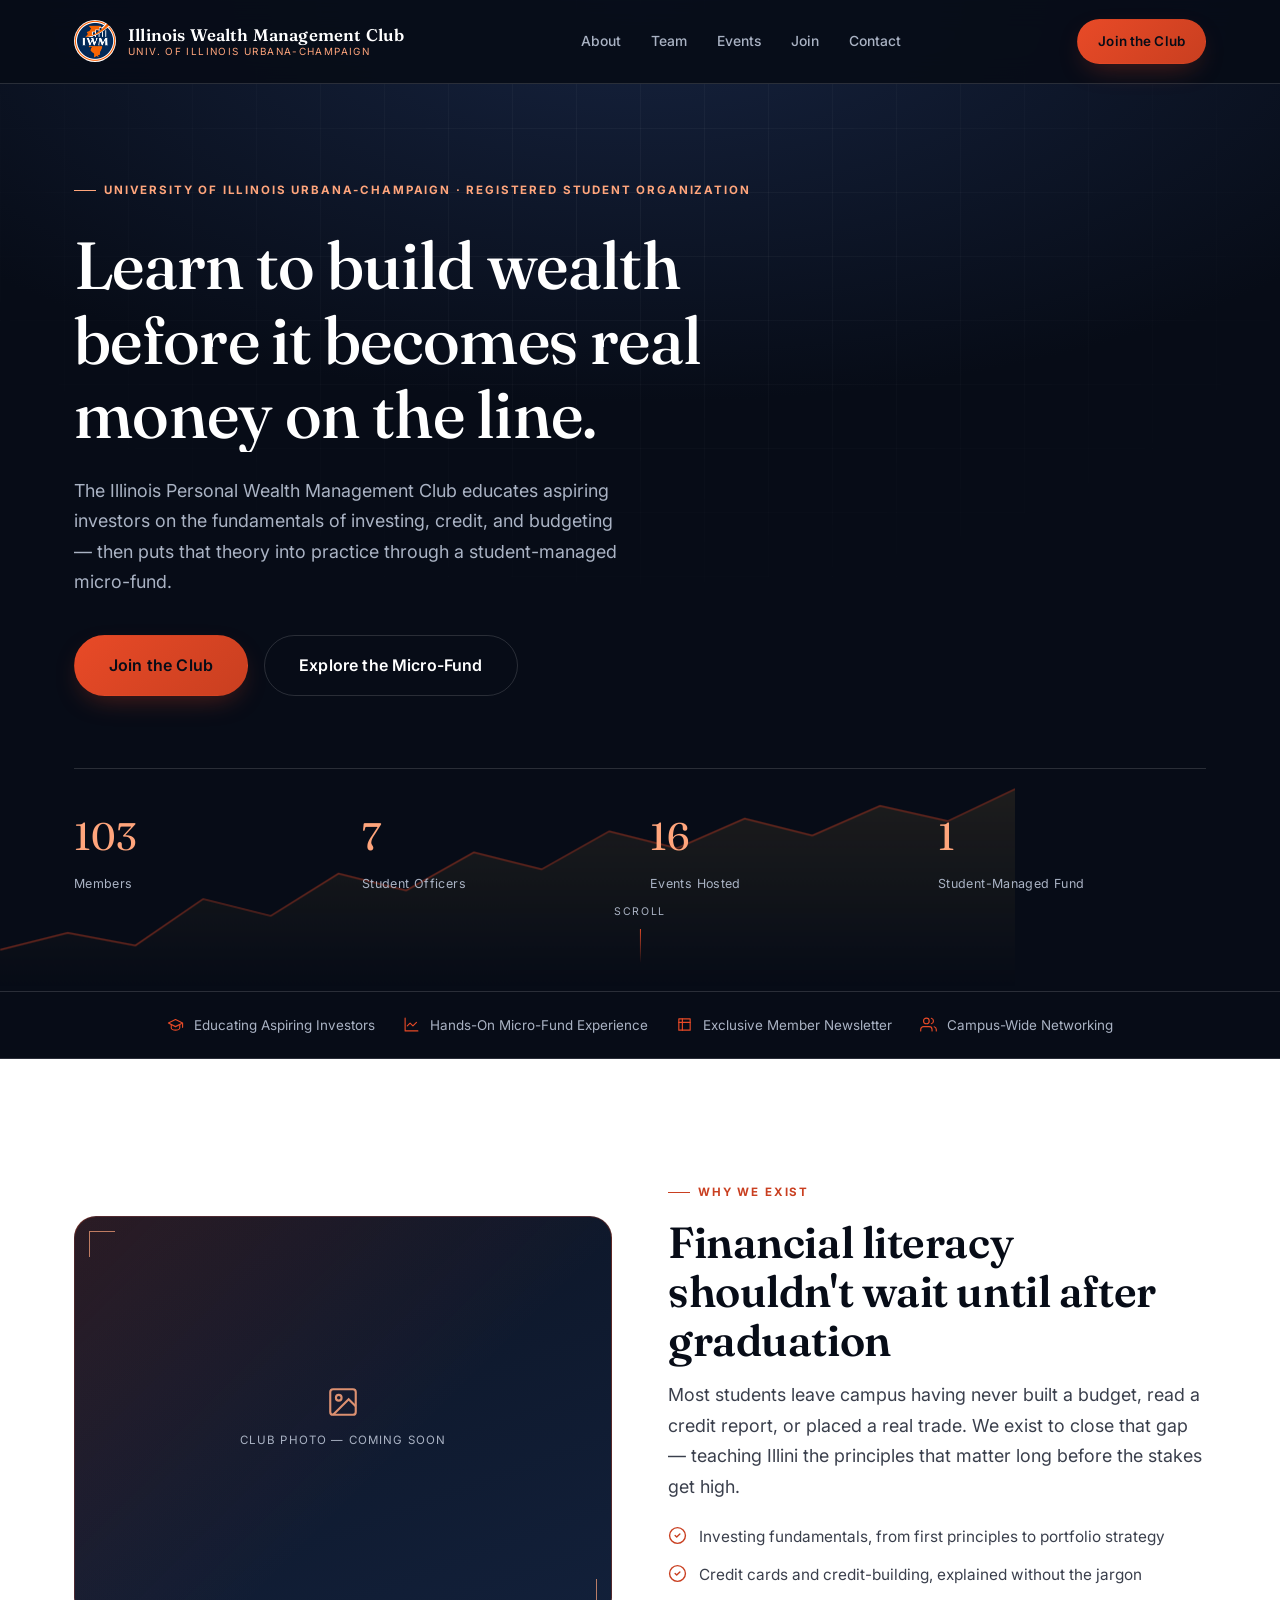
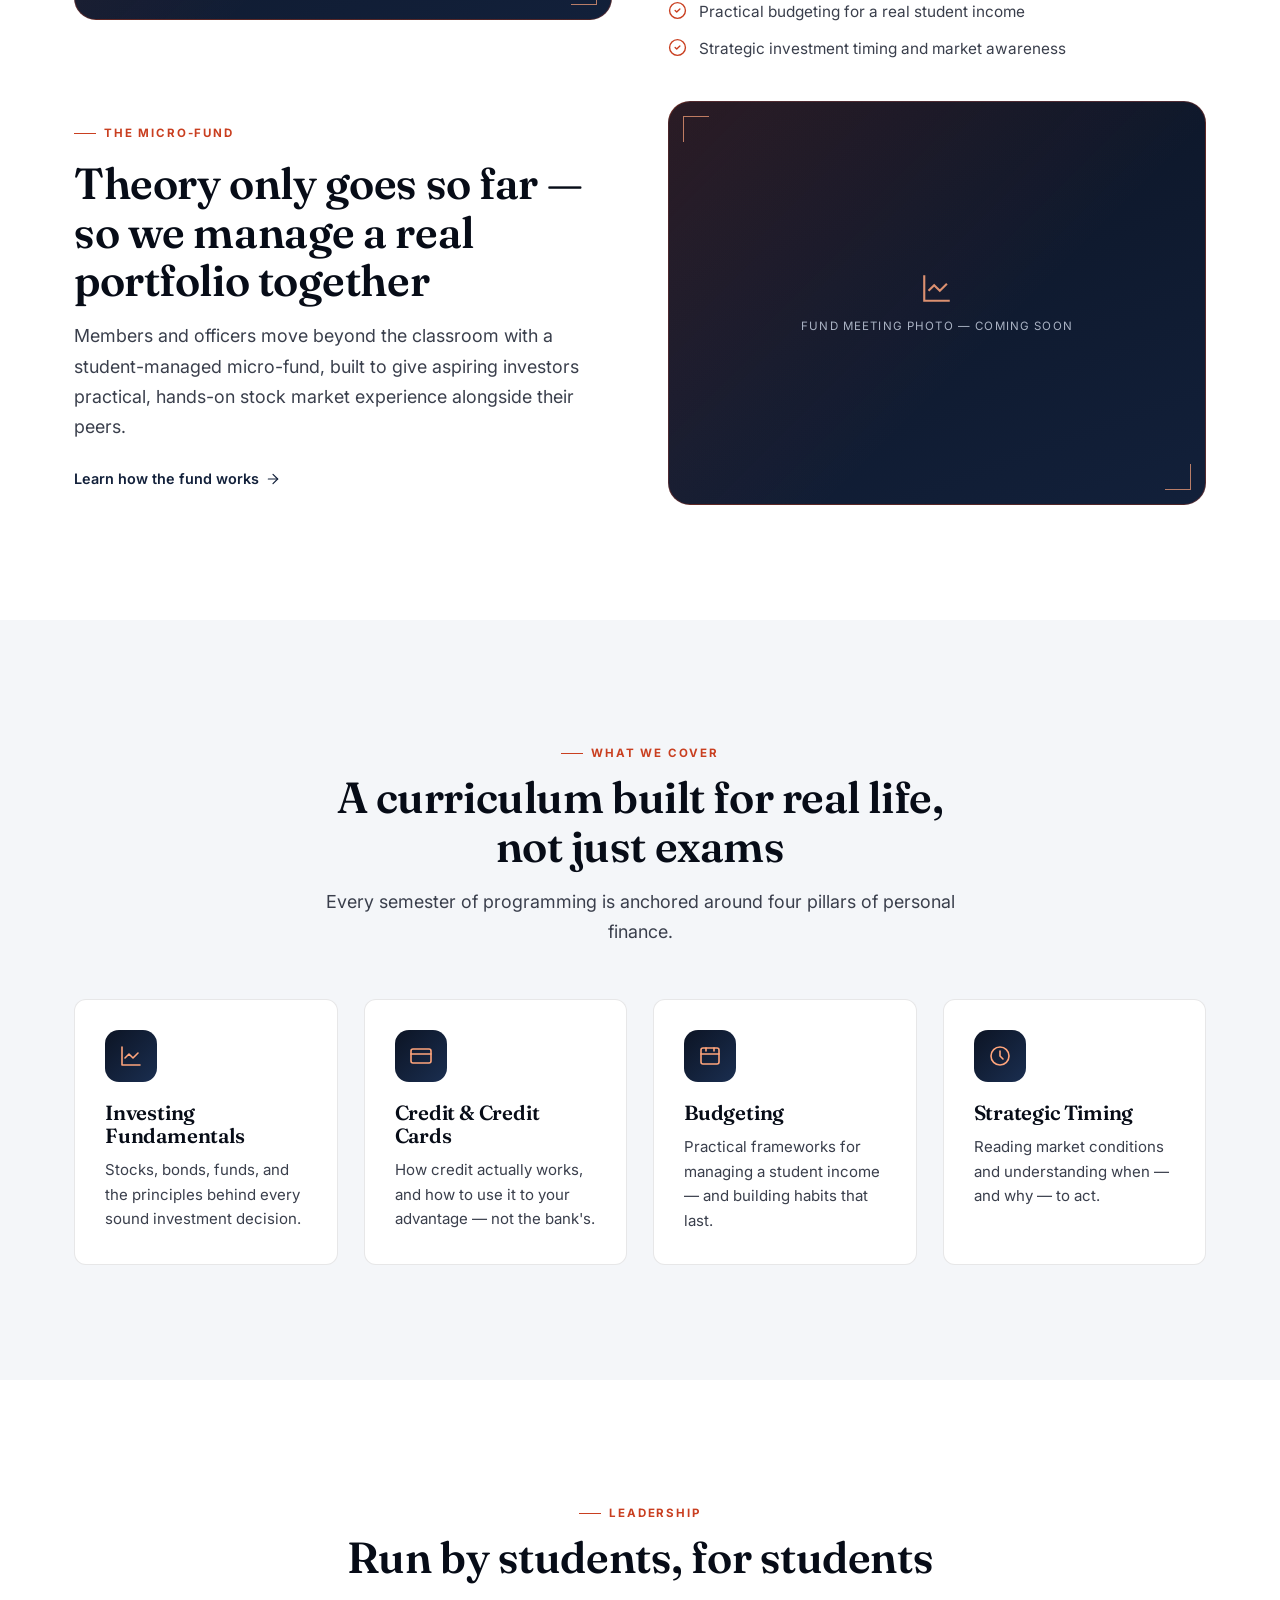
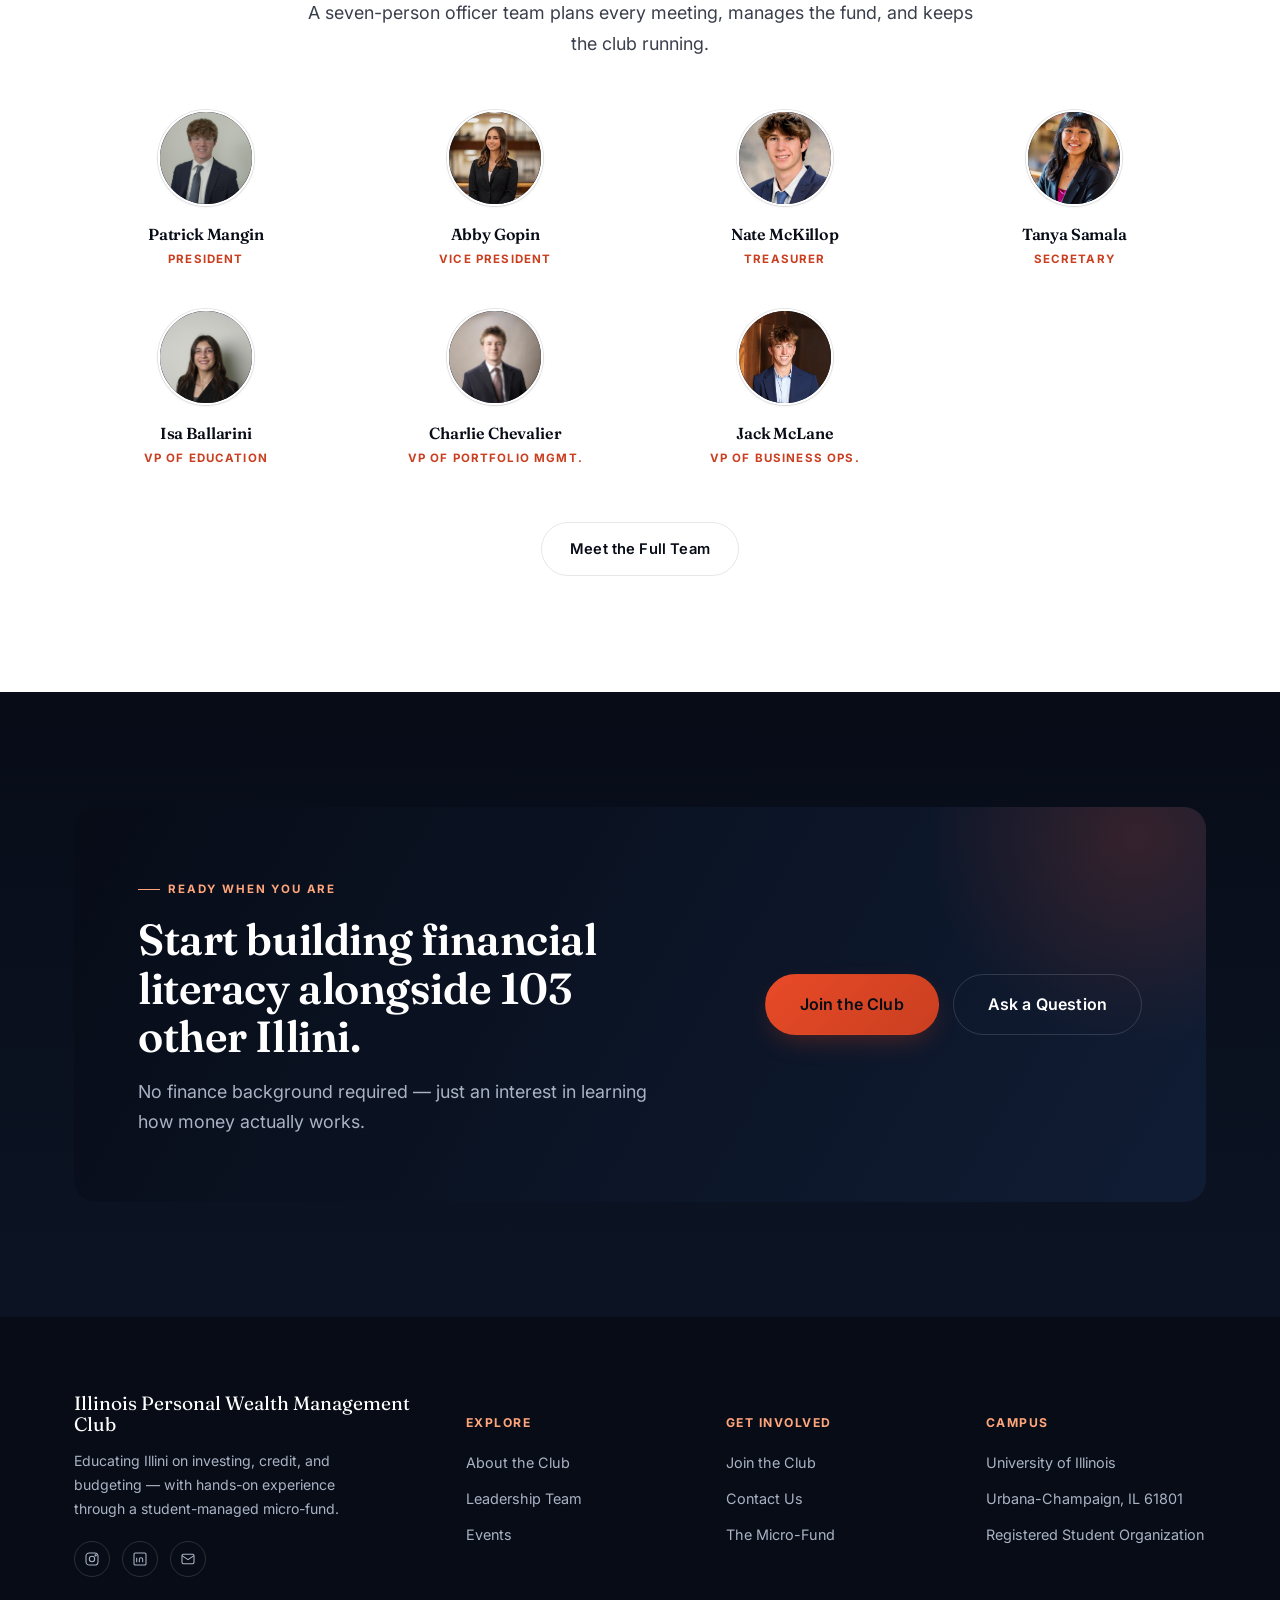
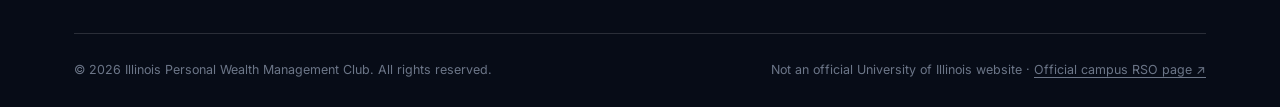
<file: index.html>
<!doctype html>
<html lang="en">
<head>
<meta charset="UTF-8" />
<meta name="viewport" content="width=device-width, initial-scale=1" />
<title>Illinois Personal Wealth Management Club — University of Illinois Urbana-Champaign</title>
<meta name="description" content="A University of Illinois Urbana-Champaign student organization teaching investing, credit, and budgeting fundamentals through hands-on education and a student-managed micro-fund." />
<link rel="preconnect" href="https://fonts.googleapis.com" />
<link rel="preconnect" href="https://fonts.gstatic.com" crossorigin />
<link href="https://fonts.googleapis.com/css2?family=Fraunces:opsz,wght@9..144,500;9..144,600;9..144,700&family=Inter:wght@400;500;600;700&display=swap" rel="stylesheet" />
<link rel="stylesheet" href="css/style.css" />
</head>
<body>

<header class="site-header">
  <div class="container">
    <a href="index.html" class="brand">
      <img class="brand-mark" src="images/iwm-logo-cropped.png" alt="Illinois Wealth Management Club logo" width="42" height="42" />
      <span class="brand-word">
        <span class="brand-title">Illinois Wealth Management Club</span>
        <span class="brand-sub">Univ. of Illinois Urbana-Champaign</span>
      </span>
    </a>
    <nav class="nav-links">
      <a href="about.html">About</a>
      <a href="team.html">Team</a>
      <a href="events.html">Events</a>
      <a href="join.html">Join</a>
      <a href="contact.html">Contact</a>
    </nav>
    <div class="nav-cta">
      <a href="join.html" class="btn btn-primary btn-sm hide-mobile">Join the Club</a>
      <button class="nav-toggle" aria-label="Toggle navigation" aria-expanded="false"><span></span></button>
    </div>
  </div>
</header>

<main>

  <section class="hero">
    <div class="container">
      <div class="hero-content">
        <span class="eyebrow">University of Illinois Urbana-Champaign · Registered Student Organization</span>
        <h1 data-hero-split>Learn to build wealth before it becomes real money on the line.</h1>
        <p class="lede">The Illinois Personal Wealth Management Club educates aspiring investors on the fundamentals of investing, credit, and budgeting — then puts that theory into practice through a student-managed micro-fund.</p>
        <div class="hero-actions">
          <a href="join.html" class="btn btn-primary btn-lg">Join the Club</a>
          <a href="about.html#fund" class="btn btn-outline on-navy btn-lg">Explore the Micro-Fund</a>
        </div>
      </div>
      <div class="hero-stats reveal-stagger">
        <div class="stat">
          <div class="num"><span data-count-to="103">0</span></div>
          <div class="label">Members</div>
        </div>
        <div class="stat">
          <div class="num"><span data-count-to="7">0</span></div>
          <div class="label">Student Officers</div>
        </div>
        <div class="stat">
          <div class="num"><span data-count-to="16">0</span></div>
          <div class="label">Events Hosted</div>
        </div>
        <div class="stat">
          <div class="num"><span data-count-to="1">0</span></div>
          <div class="label">Student-Managed Fund</div>
        </div>
      </div>
    </div>

    <svg class="hero-ticker" viewBox="0 0 1200 260" preserveAspectRatio="none" aria-hidden="true">
      <defs>
        <linearGradient id="tickerFade" x1="0" y1="0" x2="0" y2="1">
          <stop offset="0%" stop-color="#c8a352" stop-opacity="0.22" />
          <stop offset="100%" stop-color="#c8a352" stop-opacity="0" />
        </linearGradient>
      </defs>
      <path class="fill" d="M0,210 L80,190 L160,205 L240,150 L320,170 L400,120 L480,140 L560,95 L640,115 L720,70 L800,90 L880,55 L960,75 L1040,40 L1120,58 L1200,20 L1200,260 L0,260 Z" />
      <path d="M0,210 L80,190 L160,205 L240,150 L320,170 L400,120 L480,140 L560,95 L640,115 L720,70 L800,90 L880,55 L960,75 L1040,40 L1120,58 L1200,20" />
    </svg>

    <div class="scroll-cue"><span>Scroll</span><span class="line"></span></div>
  </section>

  <section class="trust-strip bg-dark">
    <div class="container">
      <div class="trust-item"><svg class="icon" viewBox="0 0 24 24" fill="none" stroke="currentColor" stroke-width="1.6" stroke-linecap="round" stroke-linejoin="round"><path d="M22 10v6M2 10l10-5 10 5-10 5-10-5Z"/><path d="M6 12v5c0 1.5 3 3 6 3s6-1.5 6-3v-5"/></svg> Educating Aspiring Investors</div>
      <div class="trust-item"><svg class="icon" viewBox="0 0 24 24" fill="none" stroke="currentColor" stroke-width="1.6" stroke-linecap="round" stroke-linejoin="round"><path d="M3 3v18h18"/><path d="m19 9-5 5-4-4-4 4"/></svg> Hands-On Micro-Fund Experience</div>
      <div class="trust-item"><svg class="icon" viewBox="0 0 24 24" fill="none" stroke="currentColor" stroke-width="1.6" stroke-linecap="round" stroke-linejoin="round"><path d="M4 4h16v16H4z"/><path d="M4 9h16M9 4v16"/></svg> Exclusive Member Newsletter</div>
      <div class="trust-item"><svg class="icon" viewBox="0 0 24 24" fill="none" stroke="currentColor" stroke-width="1.6" stroke-linecap="round" stroke-linejoin="round"><path d="M17 21v-2a4 4 0 0 0-4-4H5a4 4 0 0 0-4 4v2"/><circle cx="9" cy="7" r="4"/><path d="M23 21v-2a4 4 0 0 0-3-3.87M16 3.13a4 4 0 0 1 0 7.75"/></svg> Campus-Wide Networking</div>
    </div>
  </section>

  <section class="section-pad">
    <div class="container">
      <div class="feature-row reveal">
        <div class="ph-media feature-media">
          <svg class="icon" viewBox="0 0 24 24" fill="none" stroke="currentColor" stroke-width="1.5"><rect x="3" y="3" width="18" height="18" rx="2"/><circle cx="9" cy="9" r="2"/><path d="m21 15-5-5L5 21"/></svg>
          <span>Club Photo — Coming Soon</span>
        </div>
        <div>
          <span class="eyebrow">Why We Exist</span>
          <h2 class="mt-2">Financial literacy shouldn't wait until after graduation</h2>
          <p class="lede mt-2">Most students leave campus having never built a budget, read a credit report, or placed a real trade. We exist to close that gap — teaching Illini the principles that matter long before the stakes get high.</p>
          <ul class="feature-list">
            <li><svg class="icon" viewBox="0 0 24 24" fill="none" stroke="currentColor" stroke-width="1.75" stroke-linecap="round" stroke-linejoin="round"><circle cx="12" cy="12" r="10"/><path d="m9 12 2 2 4-4"/></svg> Investing fundamentals, from first principles to portfolio strategy</li>
            <li><svg class="icon" viewBox="0 0 24 24" fill="none" stroke="currentColor" stroke-width="1.75" stroke-linecap="round" stroke-linejoin="round"><circle cx="12" cy="12" r="10"/><path d="m9 12 2 2 4-4"/></svg> Credit cards and credit-building, explained without the jargon</li>
            <li><svg class="icon" viewBox="0 0 24 24" fill="none" stroke="currentColor" stroke-width="1.75" stroke-linecap="round" stroke-linejoin="round"><circle cx="12" cy="12" r="10"/><path d="m9 12 2 2 4-4"/></svg> Practical budgeting for a real student income</li>
            <li><svg class="icon" viewBox="0 0 24 24" fill="none" stroke="currentColor" stroke-width="1.75" stroke-linecap="round" stroke-linejoin="round"><circle cx="12" cy="12" r="10"/><path d="m9 12 2 2 4-4"/></svg> Strategic investment timing and market awareness</li>
          </ul>
        </div>
      </div>

      <div class="feature-row reverse reveal mt-4" id="fund-teaser">
        <div class="ph-media feature-media">
          <svg class="icon" viewBox="0 0 24 24" fill="none" stroke="currentColor" stroke-width="1.5"><path d="M3 3v18h18"/><path d="m19 9-5 5-4-4-4 4"/></svg>
          <span>Fund Meeting Photo — Coming Soon</span>
        </div>
        <div>
          <span class="eyebrow">The Micro-Fund</span>
          <h2 class="mt-2">Theory only goes so far — so we manage a real portfolio together</h2>
          <p class="lede mt-2">Members and officers move beyond the classroom with a student-managed micro-fund, built to give aspiring investors practical, hands-on stock market experience alongside their peers.</p>
          <a href="about.html#fund" class="btn-text mt-3">Learn how the fund works <svg class="icon" viewBox="0 0 24 24" fill="none" stroke="currentColor" stroke-width="1.75" stroke-linecap="round" stroke-linejoin="round"><line x1="5" y1="12" x2="19" y2="12"/><polyline points="12 5 19 12 12 19"/></svg></a>
        </div>
      </div>
    </div>
  </section>

  <section class="section-pad bg-alt">
    <div class="container">
      <div class="section-head">
        <span class="eyebrow">What We Cover</span>
        <h2>A curriculum built for real life, not just exams</h2>
        <p class="lede">Every semester of programming is anchored around four pillars of personal finance.</p>
      </div>
      <div class="grid grid-4 reveal-stagger">
        <div class="card program-card">
          <div class="program-icon"><svg class="icon" viewBox="0 0 24 24" fill="none" stroke="currentColor" stroke-width="1.6" stroke-linecap="round" stroke-linejoin="round"><path d="M3 3v18h18"/><path d="m19 9-5 5-4-4-4 4"/></svg></div>
          <h3>Investing Fundamentals</h3>
          <p>Stocks, bonds, funds, and the principles behind every sound investment decision.</p>
        </div>
        <div class="card program-card">
          <div class="program-icon"><svg class="icon" viewBox="0 0 24 24" fill="none" stroke="currentColor" stroke-width="1.6" stroke-linecap="round" stroke-linejoin="round"><rect x="2" y="5" width="20" height="14" rx="2"/><path d="M2 10h20"/></svg></div>
          <h3>Credit &amp; Credit Cards</h3>
          <p>How credit actually works, and how to use it to your advantage — not the bank's.</p>
        </div>
        <div class="card program-card">
          <div class="program-icon"><svg class="icon" viewBox="0 0 24 24" fill="none" stroke="currentColor" stroke-width="1.6" stroke-linecap="round" stroke-linejoin="round"><rect x="3" y="4" width="18" height="16" rx="2"/><path d="M3 10h18M8 4v3M16 4v3"/></svg></div>
          <h3>Budgeting</h3>
          <p>Practical frameworks for managing a student income — and building habits that last.</p>
        </div>
        <div class="card program-card">
          <div class="program-icon"><svg class="icon" viewBox="0 0 24 24" fill="none" stroke="currentColor" stroke-width="1.6" stroke-linecap="round" stroke-linejoin="round"><circle cx="12" cy="12" r="9"/><path d="M12 7v5l3 3"/></svg></div>
          <h3>Strategic Timing</h3>
          <p>Reading market conditions and understanding when — and why — to act.</p>
        </div>
      </div>
    </div>
  </section>

  <section class="section-pad">
    <div class="container">
      <div class="section-head">
        <span class="eyebrow">Leadership</span>
        <h2>Run by students, for students</h2>
        <p class="lede">A seven-person officer team plans every meeting, manages the fund, and keeps the club running.</p>
      </div>
      <div class="grid team-strip reveal-stagger">
        <div class="team-card">
          <div class="avatar-ph has-photo"><img src="images/patrick-mangin.jpg" alt="Patrick Mangin headshot" /></div>
          <h3 style="font-size:1rem;">Patrick Mangin</h3>
          <span class="role">President</span>
        </div>
        <div class="team-card">
          <div class="avatar-ph has-photo"><img src="images/abby-gopin.jpg" alt="Abby Gopin headshot" /></div>
          <h3 style="font-size:1rem;">Abby Gopin</h3>
          <span class="role">Vice President</span>
        </div>
        <div class="team-card">
          <div class="avatar-ph has-photo"><img src="images/nate-mckillop.jpg" alt="Nate McKillop headshot" /></div>
          <h3 style="font-size:1rem;">Nate McKillop</h3>
          <span class="role">Treasurer</span>
        </div>
        <div class="team-card">
          <div class="avatar-ph has-photo"><img src="images/tanya-samala.jpg" alt="Tanya Samala headshot" /></div>
          <h3 style="font-size:1rem;">Tanya Samala</h3>
          <span class="role">Secretary</span>
        </div>
        <div class="team-card">
          <div class="avatar-ph has-photo"><img src="images/isa-ballarini.jpg" alt="Isa Ballarini headshot" /></div>
          <h3 style="font-size:1rem;">Isa Ballarini</h3>
          <span class="role">VP of Education</span>
        </div>
        <div class="team-card">
          <div class="avatar-ph has-photo"><img src="images/charlie-chevalier.jpg" alt="Charlie Chevalier headshot" /></div>
          <h3 style="font-size:1rem;">Charlie Chevalier</h3>
          <span class="role">VP of Portfolio Mgmt.</span>
        </div>
        <div class="team-card">
          <div class="avatar-ph has-photo"><img src="images/jack-mclane.jpg" alt="Jack McLane headshot" /></div>
          <h3 style="font-size:1rem;">Jack McLane</h3>
          <span class="role">VP of Business Ops.</span>
        </div>
      </div>
      <div class="text-center mt-4">
        <a href="team.html" class="btn btn-outline">Meet the Full Team</a>
      </div>
    </div>
  </section>

  <section class="section-pad bg-dark-alt">
    <div class="container">
      <div class="cta-banner reveal-scale">
        <div class="cta-banner-text">
          <span class="eyebrow">Ready When You Are</span>
          <h2 class="mt-2">Start building financial literacy alongside 103 other Illini.</h2>
          <p class="lede mt-2">No finance background required — just an interest in learning how money actually works.</p>
        </div>
        <div class="cta-banner-actions">
          <a href="join.html" class="btn btn-primary btn-lg">Join the Club</a>
          <a href="contact.html" class="btn btn-outline on-navy btn-lg">Ask a Question</a>
        </div>
      </div>
    </div>
  </section>

</main>

<footer class="site-footer">
  <div class="container">
    <div class="footer-top">
      <div class="footer-brand">
        <span class="brand-word">Illinois Personal Wealth Management Club</span>
        <p>Educating Illini on investing, credit, and budgeting — with hands-on experience through a student-managed micro-fund.</p>
        <div class="footer-social">
          <a href="#" title="Instagram (coming soon)" aria-label="Instagram (coming soon)"><svg class="icon" viewBox="0 0 24 24" fill="none" stroke="currentColor" stroke-width="1.6"><rect x="3" y="3" width="18" height="18" rx="5"/><circle cx="12" cy="12" r="4"/><circle cx="17.5" cy="6.5" r="1"/></svg></a>
          <a href="#" title="LinkedIn (coming soon)" aria-label="LinkedIn (coming soon)"><svg class="icon" viewBox="0 0 24 24" fill="none" stroke="currentColor" stroke-width="1.6"><rect x="3" y="3" width="18" height="18" rx="2"/><path d="M7 10v7M7 7v.01M11 17v-4.5a2.5 2.5 0 0 1 5 0V17"/></svg></a>
          <a href="mailto:" title="Email (coming soon)" aria-label="Email (coming soon)"><svg class="icon" viewBox="0 0 24 24" fill="none" stroke="currentColor" stroke-width="1.6"><rect x="3" y="5" width="18" height="14" rx="2"/><path d="m3 7 9 6 9-6"/></svg></a>
        </div>
      </div>
      <div class="footer-col">
        <h5>Explore</h5>
        <ul>
          <li><a href="about.html">About the Club</a></li>
          <li><a href="team.html">Leadership Team</a></li>
          <li><a href="events.html">Events</a></li>
        </ul>
      </div>
      <div class="footer-col">
        <h5>Get Involved</h5>
        <ul>
          <li><a href="join.html">Join the Club</a></li>
          <li><a href="contact.html">Contact Us</a></li>
          <li><a href="about.html#fund">The Micro-Fund</a></li>
        </ul>
      </div>
      <div class="footer-col">
        <h5>Campus</h5>
        <ul>
          <li>University of Illinois</li>
          <li>Urbana-Champaign, IL 61801</li>
          <li>Registered Student Organization</li>
        </ul>
      </div>
    </div>
    <div class="footer-bottom">
      <span>© 2026 Illinois Personal Wealth Management Club. All rights reserved.</span>
      <span>Not an official University of Illinois website · <a href="https://one.illinois.edu/illinoispersonalwealthmanagementclub/home/" target="_blank" rel="noopener">Official campus RSO page ↗</a></span>
    </div>
  </div>
</footer>

<button class="mobile-back-top" aria-label="Back to top">
  <svg class="icon" viewBox="0 0 24 24" fill="none" stroke="currentColor" stroke-width="2" stroke-linecap="round" stroke-linejoin="round"><line x1="12" y1="19" x2="12" y2="5"/><polyline points="5 12 12 5 19 12"/></svg>
</button>

<script src="js/config.js"></script>
<script src="js/main.js"></script>
</body>
</html>
</file>
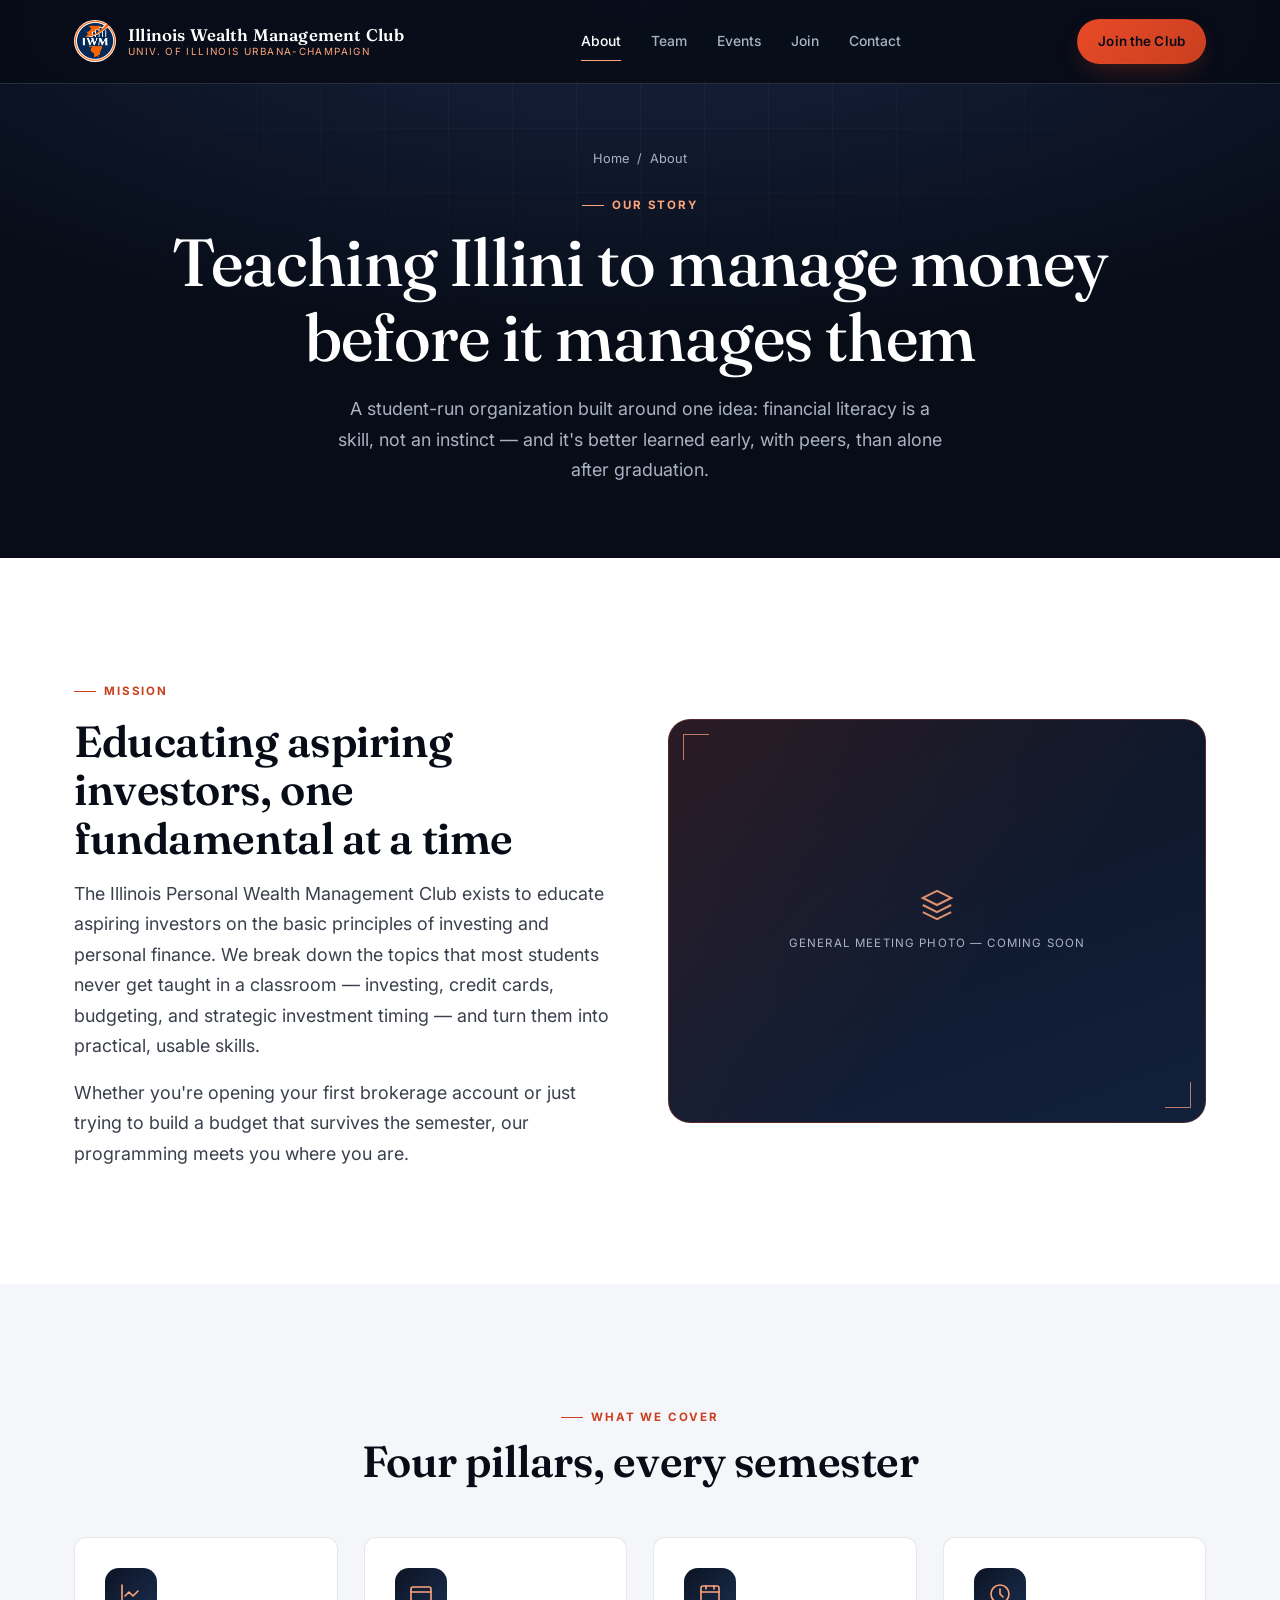
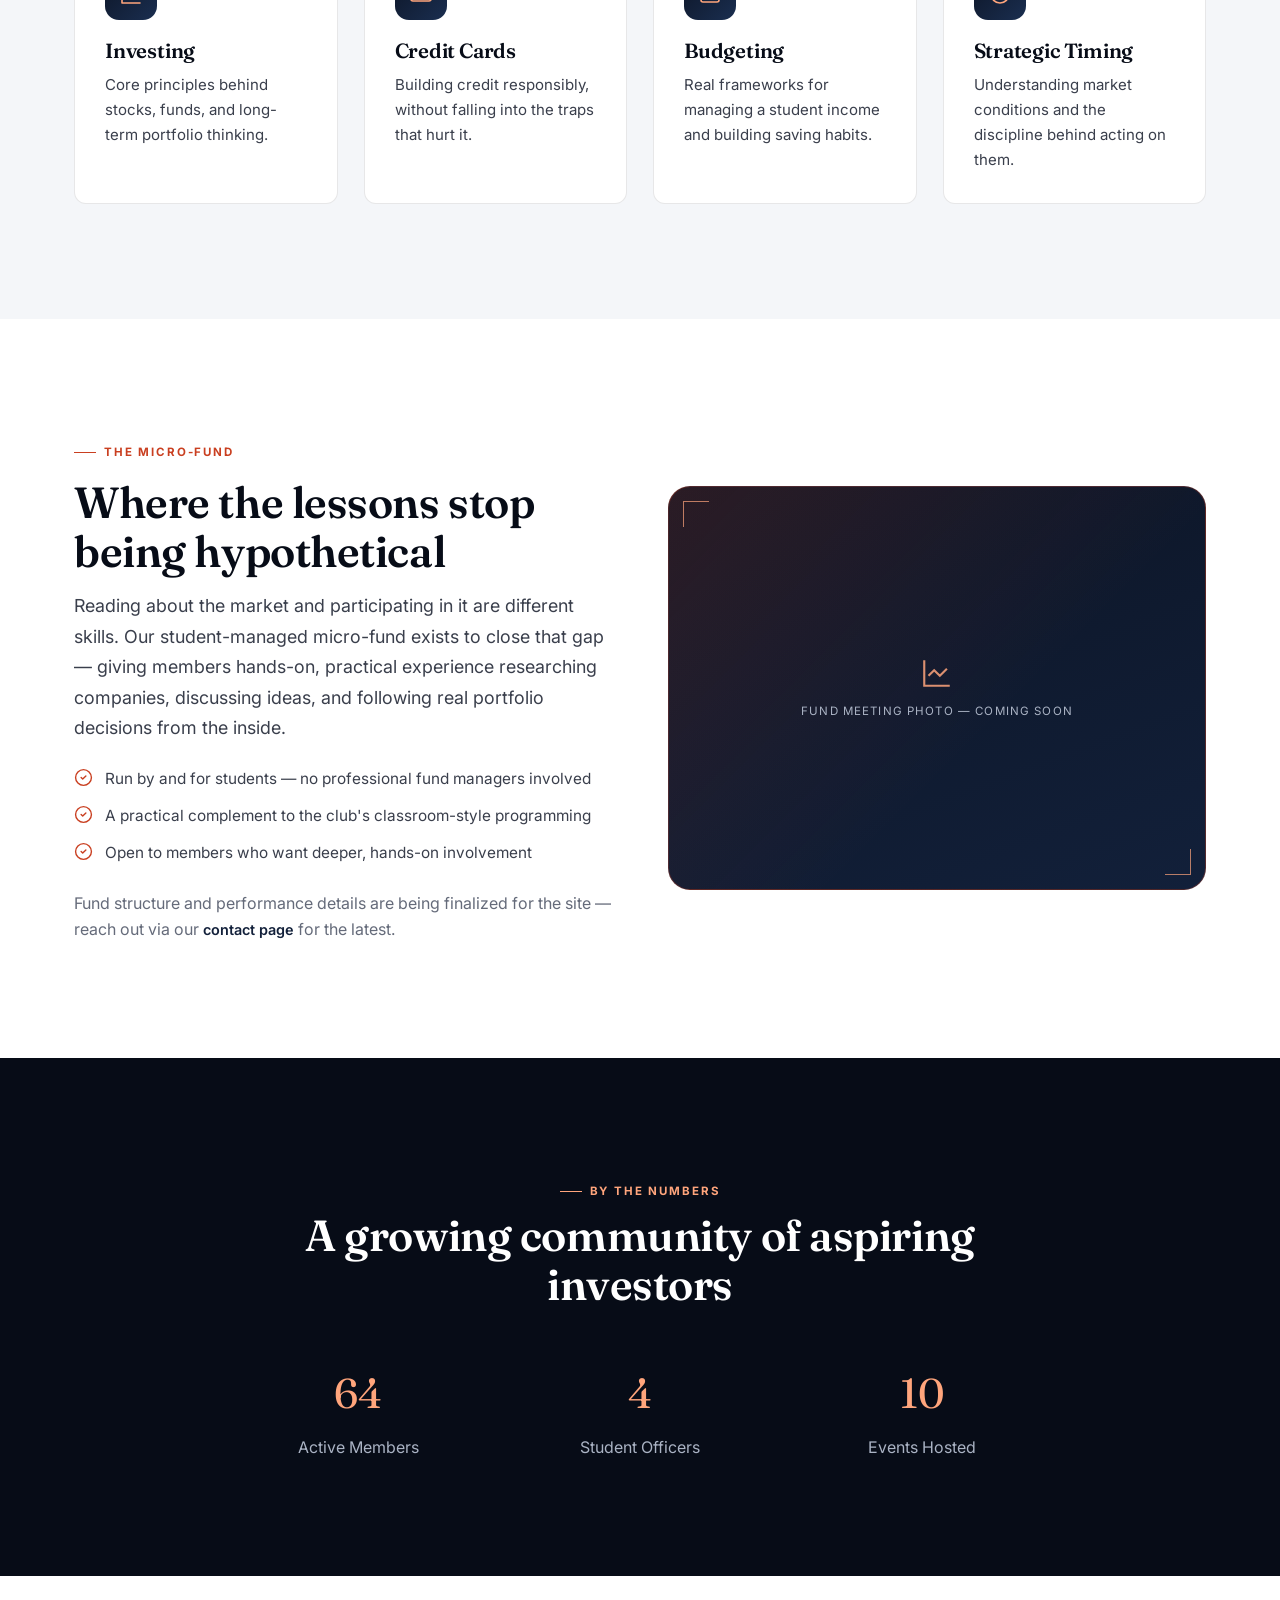
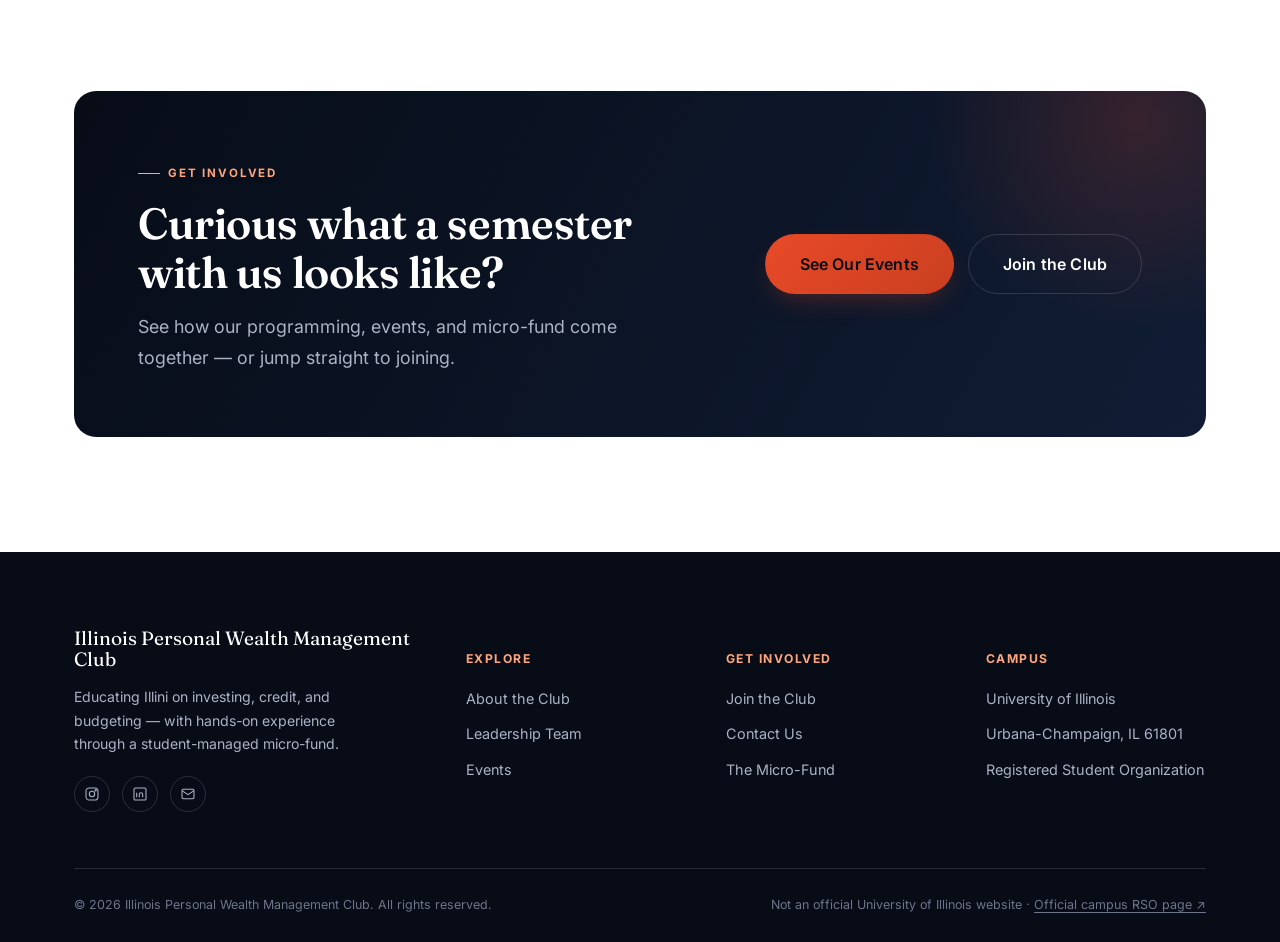
<file: about.html>
<!doctype html>
<html lang="en">
<head>
<meta charset="UTF-8" />
<meta name="viewport" content="width=device-width, initial-scale=1" />
<title>About the Club — Illinois Personal Wealth Management Club</title>
<meta name="description" content="Our mission, our curriculum, and the student-managed micro-fund at the heart of the Illinois Personal Wealth Management Club." />
<link rel="preconnect" href="https://fonts.googleapis.com" />
<link rel="preconnect" href="https://fonts.gstatic.com" crossorigin />
<link href="https://fonts.googleapis.com/css2?family=Fraunces:opsz,wght@9..144,500;9..144,600;9..144,700&family=Inter:wght@400;500;600;700&display=swap" rel="stylesheet" />
<link rel="stylesheet" href="css/style.css" />
</head>
<body>

<header class="site-header">
  <div class="container">
    <a href="index.html" class="brand">
      <img class="brand-mark" src="images/iwm-logo-cropped.png" alt="Illinois Wealth Management Club logo" width="42" height="42" />
      <span class="brand-word">
        <span class="brand-title">Illinois Wealth Management Club</span>
        <span class="brand-sub">Univ. of Illinois Urbana-Champaign</span>
      </span>
    </a>
    <nav class="nav-links">
      <a href="about.html">About</a>
      <a href="team.html">Team</a>
      <a href="events.html">Events</a>
      <a href="join.html">Join</a>
      <a href="contact.html">Contact</a>
    </nav>
    <div class="nav-cta">
      <a href="join.html" class="btn btn-primary btn-sm hide-mobile">Join the Club</a>
      <button class="nav-toggle" aria-label="Toggle navigation" aria-expanded="false"><span></span></button>
    </div>
  </div>
</header>

<main>

  <section class="page-hero">
    <div class="container">
      <div class="breadcrumb"><a href="index.html">Home</a><span>/</span><span>About</span></div>
      <span class="eyebrow">Our Story</span>
      <h1>Teaching Illini to manage money before it manages them</h1>
      <p class="lede">A student-run organization built around one idea: financial literacy is a skill, not an instinct — and it's better learned early, with peers, than alone after graduation.</p>
    </div>
  </section>

  <section class="section-pad">
    <div class="container">
      <div class="feature-row reveal">
        <div>
          <span class="eyebrow">Mission</span>
          <h2 class="mt-2">Educating aspiring investors, one fundamental at a time</h2>
          <p class="lede mt-2">The Illinois Personal Wealth Management Club exists to educate aspiring investors on the basic principles of investing and personal finance. We break down the topics that most students never get taught in a classroom — investing, credit cards, budgeting, and strategic investment timing — and turn them into practical, usable skills.</p>
          <p class="lede mt-2">Whether you're opening your first brokerage account or just trying to build a budget that survives the semester, our programming meets you where you are.</p>
        </div>
        <div class="ph-media feature-media">
          <svg class="icon" viewBox="0 0 24 24" fill="none" stroke="currentColor" stroke-width="1.5"><path d="M12 2 2 7l10 5 10-5-10-5Z"/><path d="M2 17l10 5 10-5M2 12l10 5 10-5"/></svg>
          <span>General Meeting Photo — Coming Soon</span>
        </div>
      </div>
    </div>
  </section>

  <section class="section-pad bg-alt">
    <div class="container">
      <div class="section-head">
        <span class="eyebrow">What We Cover</span>
        <h2>Four pillars, every semester</h2>
      </div>
      <div class="grid grid-4 reveal-stagger">
        <div class="card program-card">
          <div class="program-icon"><svg class="icon" viewBox="0 0 24 24" fill="none" stroke="currentColor" stroke-width="1.6" stroke-linecap="round" stroke-linejoin="round"><path d="M3 3v18h18"/><path d="m19 9-5 5-4-4-4 4"/></svg></div>
          <h3>Investing</h3>
          <p>Core principles behind stocks, funds, and long-term portfolio thinking.</p>
        </div>
        <div class="card program-card">
          <div class="program-icon"><svg class="icon" viewBox="0 0 24 24" fill="none" stroke="currentColor" stroke-width="1.6" stroke-linecap="round" stroke-linejoin="round"><rect x="2" y="5" width="20" height="14" rx="2"/><path d="M2 10h20"/></svg></div>
          <h3>Credit Cards</h3>
          <p>Building credit responsibly, without falling into the traps that hurt it.</p>
        </div>
        <div class="card program-card">
          <div class="program-icon"><svg class="icon" viewBox="0 0 24 24" fill="none" stroke="currentColor" stroke-width="1.6" stroke-linecap="round" stroke-linejoin="round"><rect x="3" y="4" width="18" height="16" rx="2"/><path d="M3 10h18M8 4v3M16 4v3"/></svg></div>
          <h3>Budgeting</h3>
          <p>Real frameworks for managing a student income and building saving habits.</p>
        </div>
        <div class="card program-card">
          <div class="program-icon"><svg class="icon" viewBox="0 0 24 24" fill="none" stroke="currentColor" stroke-width="1.6" stroke-linecap="round" stroke-linejoin="round"><circle cx="12" cy="12" r="9"/><path d="M12 7v5l3 3"/></svg></div>
          <h3>Strategic Timing</h3>
          <p>Understanding market conditions and the discipline behind acting on them.</p>
        </div>
      </div>
    </div>
  </section>

  <section class="section-pad" id="fund">
    <div class="container">
      <div class="feature-row reverse reveal">
        <div class="ph-media feature-media">
          <svg class="icon" viewBox="0 0 24 24" fill="none" stroke="currentColor" stroke-width="1.5"><path d="M3 3v18h18"/><path d="m19 9-5 5-4-4-4 4"/></svg>
          <span>Fund Meeting Photo — Coming Soon</span>
        </div>
        <div>
          <span class="eyebrow">The Micro-Fund</span>
          <h2 class="mt-2">Where the lessons stop being hypothetical</h2>
          <p class="lede mt-2">Reading about the market and participating in it are different skills. Our student-managed micro-fund exists to close that gap — giving members hands-on, practical experience researching companies, discussing ideas, and following real portfolio decisions from the inside.</p>
          <ul class="feature-list">
            <li><svg class="icon" viewBox="0 0 24 24" fill="none" stroke="currentColor" stroke-width="1.75" stroke-linecap="round" stroke-linejoin="round"><circle cx="12" cy="12" r="10"/><path d="m9 12 2 2 4-4"/></svg> Run by and for students — no professional fund managers involved</li>
            <li><svg class="icon" viewBox="0 0 24 24" fill="none" stroke="currentColor" stroke-width="1.75" stroke-linecap="round" stroke-linejoin="round"><circle cx="12" cy="12" r="10"/><path d="m9 12 2 2 4-4"/></svg> A practical complement to the club's classroom-style programming</li>
            <li><svg class="icon" viewBox="0 0 24 24" fill="none" stroke="currentColor" stroke-width="1.75" stroke-linecap="round" stroke-linejoin="round"><circle cx="12" cy="12" r="10"/><path d="m9 12 2 2 4-4"/></svg> Open to members who want deeper, hands-on involvement</li>
          </ul>
          <p class="hint mt-3" style="color:var(--ink-500);">Fund structure and performance details are being finalized for the site — reach out via our <a href="contact.html" class="btn-text" style="display:inline;">contact page</a> for the latest.</p>
        </div>
      </div>
    </div>
  </section>

  <section class="section-pad bg-dark">
    <div class="container">
      <div class="section-head">
        <span class="eyebrow">By the Numbers</span>
        <h2>A growing community of aspiring investors</h2>
      </div>
      <div class="grid grid-3 reveal-stagger" style="max-width:820px;margin:0 auto;">
        <div class="text-center">
          <div class="num" style="font-family:var(--font-display);font-size:2.6rem;color:var(--orange-300);"><span data-count-to="103">0</span></div>
          <div class="label" style="color:var(--text-on-dark-dim);margin-top:6px;">Active Members</div>
        </div>
        <div class="text-center">
          <div class="num" style="font-family:var(--font-display);font-size:2.6rem;color:var(--orange-300);"><span data-count-to="7">0</span></div>
          <div class="label" style="color:var(--text-on-dark-dim);margin-top:6px;">Student Officers</div>
        </div>
        <div class="text-center">
          <div class="num" style="font-family:var(--font-display);font-size:2.6rem;color:var(--orange-300);"><span data-count-to="16">0</span></div>
          <div class="label" style="color:var(--text-on-dark-dim);margin-top:6px;">Events Hosted</div>
        </div>
      </div>
    </div>
  </section>

  <section class="section-pad">
    <div class="container">
      <div class="cta-banner reveal-scale">
        <div class="cta-banner-text">
          <span class="eyebrow">Get Involved</span>
          <h2 class="mt-2">Curious what a semester with us looks like?</h2>
          <p class="lede mt-2">See how our programming, events, and micro-fund come together — or jump straight to joining.</p>
        </div>
        <div class="cta-banner-actions">
          <a href="events.html" class="btn btn-primary btn-lg">See Our Events</a>
          <a href="join.html" class="btn btn-outline on-navy btn-lg">Join the Club</a>
        </div>
      </div>
    </div>
  </section>

</main>

<footer class="site-footer">
  <div class="container">
    <div class="footer-top">
      <div class="footer-brand">
        <span class="brand-word">Illinois Personal Wealth Management Club</span>
        <p>Educating Illini on investing, credit, and budgeting — with hands-on experience through a student-managed micro-fund.</p>
        <div class="footer-social">
          <a href="#" title="Instagram (coming soon)" aria-label="Instagram (coming soon)"><svg class="icon" viewBox="0 0 24 24" fill="none" stroke="currentColor" stroke-width="1.6"><rect x="3" y="3" width="18" height="18" rx="5"/><circle cx="12" cy="12" r="4"/><circle cx="17.5" cy="6.5" r="1"/></svg></a>
          <a href="#" title="LinkedIn (coming soon)" aria-label="LinkedIn (coming soon)"><svg class="icon" viewBox="0 0 24 24" fill="none" stroke="currentColor" stroke-width="1.6"><rect x="3" y="3" width="18" height="18" rx="2"/><path d="M7 10v7M7 7v.01M11 17v-4.5a2.5 2.5 0 0 1 5 0V17"/></svg></a>
          <a href="mailto:" title="Email (coming soon)" aria-label="Email (coming soon)"><svg class="icon" viewBox="0 0 24 24" fill="none" stroke="currentColor" stroke-width="1.6"><rect x="3" y="5" width="18" height="14" rx="2"/><path d="m3 7 9 6 9-6"/></svg></a>
        </div>
      </div>
      <div class="footer-col">
        <h5>Explore</h5>
        <ul>
          <li><a href="about.html">About the Club</a></li>
          <li><a href="team.html">Leadership Team</a></li>
          <li><a href="events.html">Events</a></li>
        </ul>
      </div>
      <div class="footer-col">
        <h5>Get Involved</h5>
        <ul>
          <li><a href="join.html">Join the Club</a></li>
          <li><a href="contact.html">Contact Us</a></li>
          <li><a href="about.html#fund">The Micro-Fund</a></li>
        </ul>
      </div>
      <div class="footer-col">
        <h5>Campus</h5>
        <ul>
          <li>University of Illinois</li>
          <li>Urbana-Champaign, IL 61801</li>
          <li>Registered Student Organization</li>
        </ul>
      </div>
    </div>
    <div class="footer-bottom">
      <span>© 2026 Illinois Personal Wealth Management Club. All rights reserved.</span>
      <span>Not an official University of Illinois website · <a href="https://one.illinois.edu/illinoispersonalwealthmanagementclub/home/" target="_blank" rel="noopener">Official campus RSO page ↗</a></span>
    </div>
  </div>
</footer>

<button class="mobile-back-top" aria-label="Back to top">
  <svg class="icon" viewBox="0 0 24 24" fill="none" stroke="currentColor" stroke-width="2" stroke-linecap="round" stroke-linejoin="round"><line x1="12" y1="19" x2="12" y2="5"/><polyline points="5 12 12 5 19 12"/></svg>
</button>

<script src="js/config.js"></script>
<script src="js/main.js"></script>
</body>
</html>
</file>
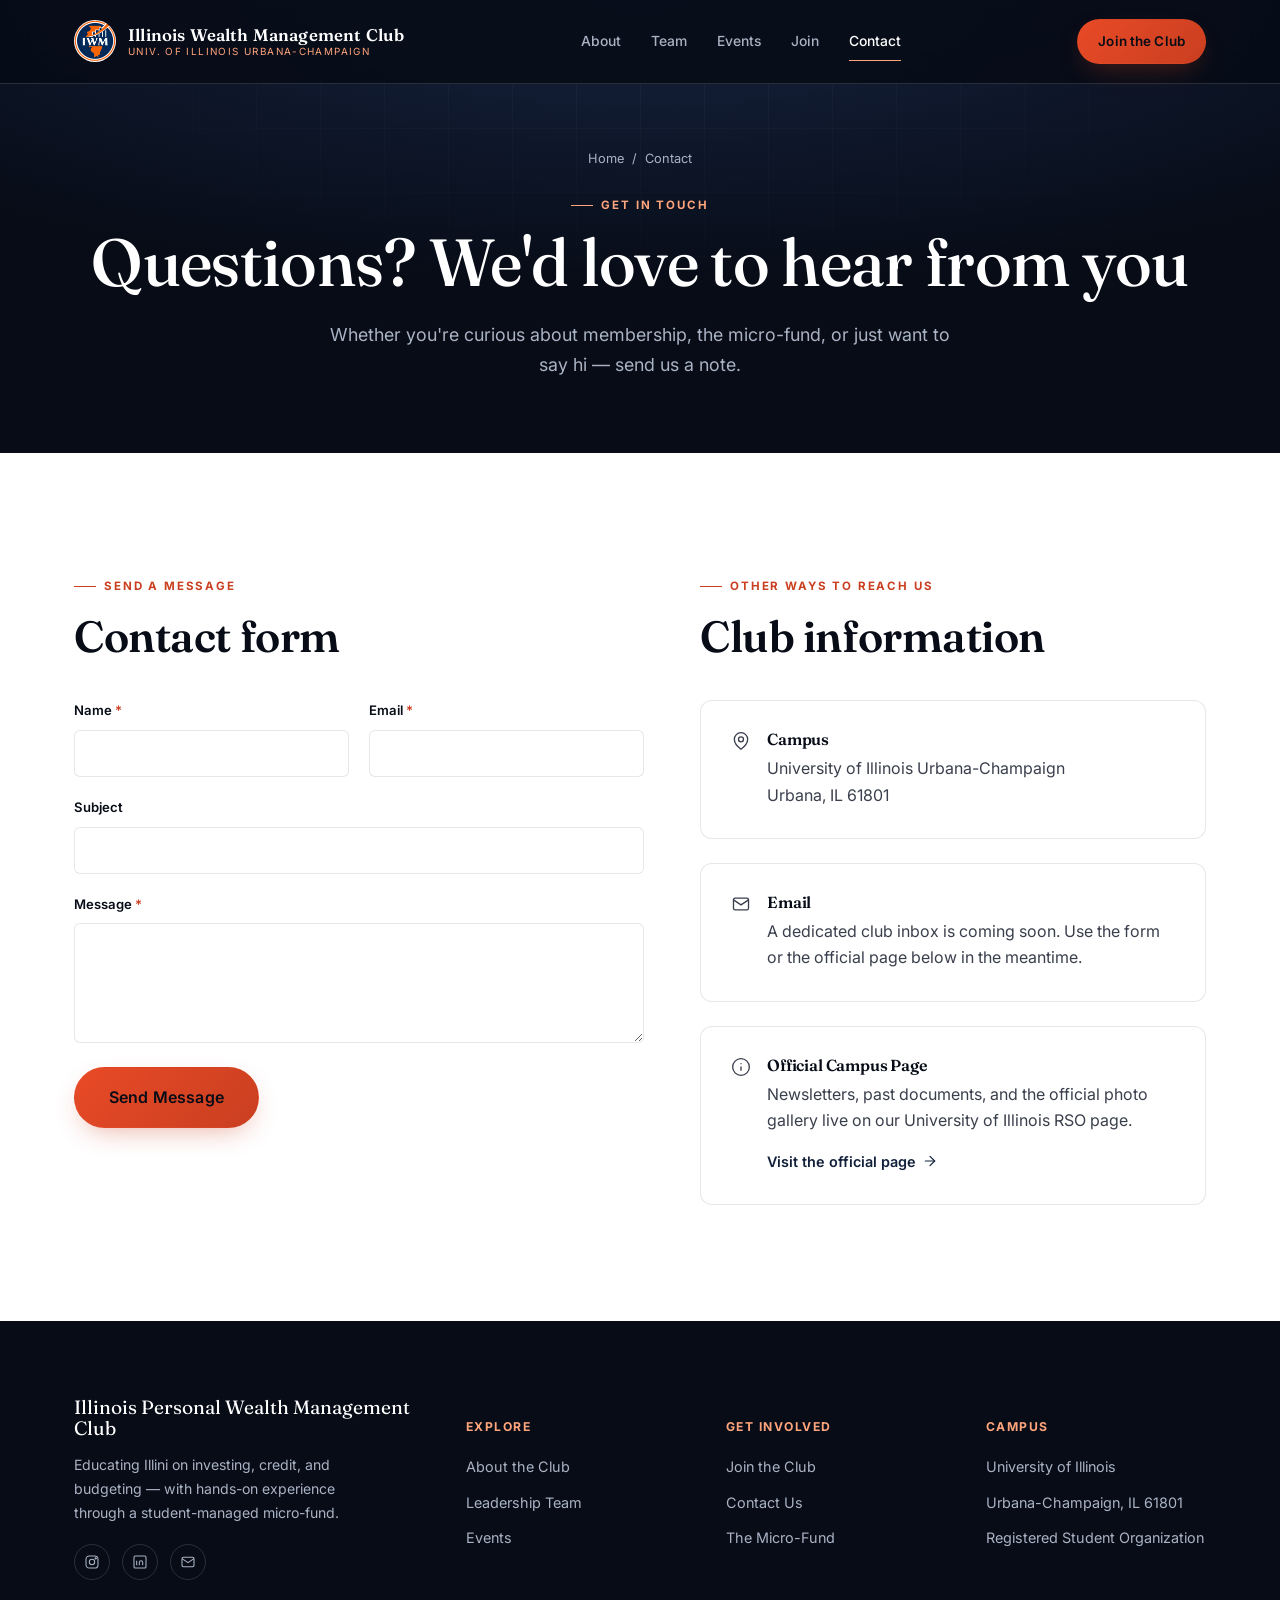
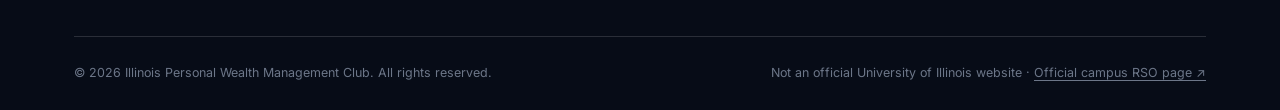
<file: contact.html>
<!doctype html>
<html lang="en">
<head>
<meta charset="UTF-8" />
<meta name="viewport" content="width=device-width, initial-scale=1" />
<title>Contact — Illinois Personal Wealth Management Club</title>
<meta name="description" content="Get in touch with the Illinois Personal Wealth Management Club at the University of Illinois Urbana-Champaign." />
<link rel="preconnect" href="https://fonts.googleapis.com" />
<link rel="preconnect" href="https://fonts.gstatic.com" crossorigin />
<link href="https://fonts.googleapis.com/css2?family=Fraunces:opsz,wght@9..144,500;9..144,600;9..144,700&family=Inter:wght@400;500;600;700&display=swap" rel="stylesheet" />
<link rel="stylesheet" href="css/style.css" />
</head>
<body>

<header class="site-header">
  <div class="container">
    <a href="index.html" class="brand">
      <img class="brand-mark" src="images/iwm-logo-cropped.png" alt="Illinois Wealth Management Club logo" width="42" height="42" />
      <span class="brand-word">
        <span class="brand-title">Illinois Wealth Management Club</span>
        <span class="brand-sub">Univ. of Illinois Urbana-Champaign</span>
      </span>
    </a>
    <nav class="nav-links">
      <a href="about.html">About</a>
      <a href="team.html">Team</a>
      <a href="events.html">Events</a>
      <a href="join.html">Join</a>
      <a href="contact.html">Contact</a>
    </nav>
    <div class="nav-cta">
      <a href="join.html" class="btn btn-primary btn-sm hide-mobile">Join the Club</a>
      <button class="nav-toggle" aria-label="Toggle navigation" aria-expanded="false"><span></span></button>
    </div>
  </div>
</header>

<main>

  <section class="page-hero">
    <div class="container">
      <div class="breadcrumb"><a href="index.html">Home</a><span>/</span><span>Contact</span></div>
      <span class="eyebrow">Get in Touch</span>
      <h1>Questions? We'd love to hear from you</h1>
      <p class="lede">Whether you're curious about membership, the micro-fund, or just want to say hi — send us a note.</p>
    </div>
  </section>

  <section class="section-pad">
    <div class="container">
      <div class="grid grid-2" style="gap:56px;align-items:start;">

        <div>
          <span class="eyebrow">Send a Message</span>
          <h2 class="mt-2">Contact form</h2>
          <form class="mt-4" data-static-form>
            <div class="form-grid">
              <div class="field">
                <label for="c-name">Name <span class="req">*</span></label>
                <input id="c-name" name="name" type="text" required autocomplete="name" />
              </div>
              <div class="field">
                <label for="c-email">Email <span class="req">*</span></label>
                <input id="c-email" name="email" type="email" required autocomplete="email" />
              </div>
              <div class="field full">
                <label for="c-subject">Subject</label>
                <input id="c-subject" name="subject" type="text" />
              </div>
              <div class="field full">
                <label for="c-message">Message <span class="req">*</span></label>
                <textarea id="c-message" name="message" required></textarea>
              </div>
            </div>
            <button type="submit" class="btn btn-primary btn-lg mt-3">Send Message</button>
            <div class="form-success" role="status">
              <svg class="icon" viewBox="0 0 24 24" fill="none" stroke="currentColor" stroke-width="2" stroke-linecap="round" stroke-linejoin="round"><circle cx="12" cy="12" r="10"/><path d="m9 12 2 2 4-4"/></svg>
              Message received — an officer will follow up soon.
            </div>
          </form>
        </div>

        <div>
          <span class="eyebrow">Other Ways to Reach Us</span>
          <h2 class="mt-2">Club information</h2>

          <div class="card mt-4" style="display:flex;gap:16px;align-items:flex-start;">
            <div class="program-icon" style="margin-bottom:0;flex-shrink:0;"><svg class="icon" viewBox="0 0 24 24" fill="none" stroke="currentColor" stroke-width="1.6" stroke-linecap="round" stroke-linejoin="round"><path d="M20 10c0 6-8 12-8 12s-8-6-8-12a8 8 0 0 1 16 0Z"/><circle cx="12" cy="10" r="3"/></svg></div>
            <div>
              <h3 style="font-size:1rem;">Campus</h3>
              <p style="margin-top:6px;">University of Illinois Urbana-Champaign<br />Urbana, IL 61801</p>
            </div>
          </div>

          <div class="card mt-3" style="display:flex;gap:16px;align-items:flex-start;">
            <div class="program-icon" style="margin-bottom:0;flex-shrink:0;"><svg class="icon" viewBox="0 0 24 24" fill="none" stroke="currentColor" stroke-width="1.6" stroke-linecap="round" stroke-linejoin="round"><rect x="3" y="5" width="18" height="14" rx="2"/><path d="m3 7 9 6 9-6"/></svg></div>
            <div>
              <h3 style="font-size:1rem;">Email</h3>
              <p style="margin-top:6px;">A dedicated club inbox is coming soon. Use the form or the official page below in the meantime.</p>
            </div>
          </div>

          <div class="card mt-3" style="display:flex;gap:16px;align-items:flex-start;">
            <div class="program-icon" style="margin-bottom:0;flex-shrink:0;"><svg class="icon" viewBox="0 0 24 24" fill="none" stroke="currentColor" stroke-width="1.6" stroke-linecap="round" stroke-linejoin="round"><circle cx="12" cy="12" r="10"/><path d="M12 16v-4M12 8h.01"/></svg></div>
            <div>
              <h3 style="font-size:1rem;">Official Campus Page</h3>
              <p style="margin-top:6px;">Newsletters, past documents, and the official photo gallery live on our University of Illinois RSO page.</p>
              <a href="https://one.illinois.edu/illinoispersonalwealthmanagementclub/home/" target="_blank" rel="noopener" class="btn-text mt-2">Visit the official page <svg class="icon" viewBox="0 0 24 24" fill="none" stroke="currentColor" stroke-width="1.75" stroke-linecap="round" stroke-linejoin="round"><line x1="5" y1="12" x2="19" y2="12"/><polyline points="12 5 19 12 12 19"/></svg></a>
            </div>
          </div>
        </div>

      </div>
    </div>
  </section>

</main>

<footer class="site-footer">
  <div class="container">
    <div class="footer-top">
      <div class="footer-brand">
        <span class="brand-word">Illinois Personal Wealth Management Club</span>
        <p>Educating Illini on investing, credit, and budgeting — with hands-on experience through a student-managed micro-fund.</p>
        <div class="footer-social">
          <a href="#" title="Instagram (coming soon)" aria-label="Instagram (coming soon)"><svg class="icon" viewBox="0 0 24 24" fill="none" stroke="currentColor" stroke-width="1.6"><rect x="3" y="3" width="18" height="18" rx="5"/><circle cx="12" cy="12" r="4"/><circle cx="17.5" cy="6.5" r="1"/></svg></a>
          <a href="#" title="LinkedIn (coming soon)" aria-label="LinkedIn (coming soon)"><svg class="icon" viewBox="0 0 24 24" fill="none" stroke="currentColor" stroke-width="1.6"><rect x="3" y="3" width="18" height="18" rx="2"/><path d="M7 10v7M7 7v.01M11 17v-4.5a2.5 2.5 0 0 1 5 0V17"/></svg></a>
          <a href="mailto:" title="Email (coming soon)" aria-label="Email (coming soon)"><svg class="icon" viewBox="0 0 24 24" fill="none" stroke="currentColor" stroke-width="1.6"><rect x="3" y="5" width="18" height="14" rx="2"/><path d="m3 7 9 6 9-6"/></svg></a>
        </div>
      </div>
      <div class="footer-col">
        <h5>Explore</h5>
        <ul>
          <li><a href="about.html">About the Club</a></li>
          <li><a href="team.html">Leadership Team</a></li>
          <li><a href="events.html">Events</a></li>
        </ul>
      </div>
      <div class="footer-col">
        <h5>Get Involved</h5>
        <ul>
          <li><a href="join.html">Join the Club</a></li>
          <li><a href="contact.html">Contact Us</a></li>
          <li><a href="about.html#fund">The Micro-Fund</a></li>
        </ul>
      </div>
      <div class="footer-col">
        <h5>Campus</h5>
        <ul>
          <li>University of Illinois</li>
          <li>Urbana-Champaign, IL 61801</li>
          <li>Registered Student Organization</li>
        </ul>
      </div>
    </div>
    <div class="footer-bottom">
      <span>© 2026 Illinois Personal Wealth Management Club. All rights reserved.</span>
      <span>Not an official University of Illinois website · <a href="https://one.illinois.edu/illinoispersonalwealthmanagementclub/home/" target="_blank" rel="noopener">Official campus RSO page ↗</a></span>
    </div>
  </div>
</footer>

<button class="mobile-back-top" aria-label="Back to top">
  <svg class="icon" viewBox="0 0 24 24" fill="none" stroke="currentColor" stroke-width="2" stroke-linecap="round" stroke-linejoin="round"><line x1="12" y1="19" x2="12" y2="5"/><polyline points="5 12 12 5 19 12"/></svg>
</button>

<script src="js/config.js"></script>
<script src="js/main.js"></script>
</body>
</html>
</file>
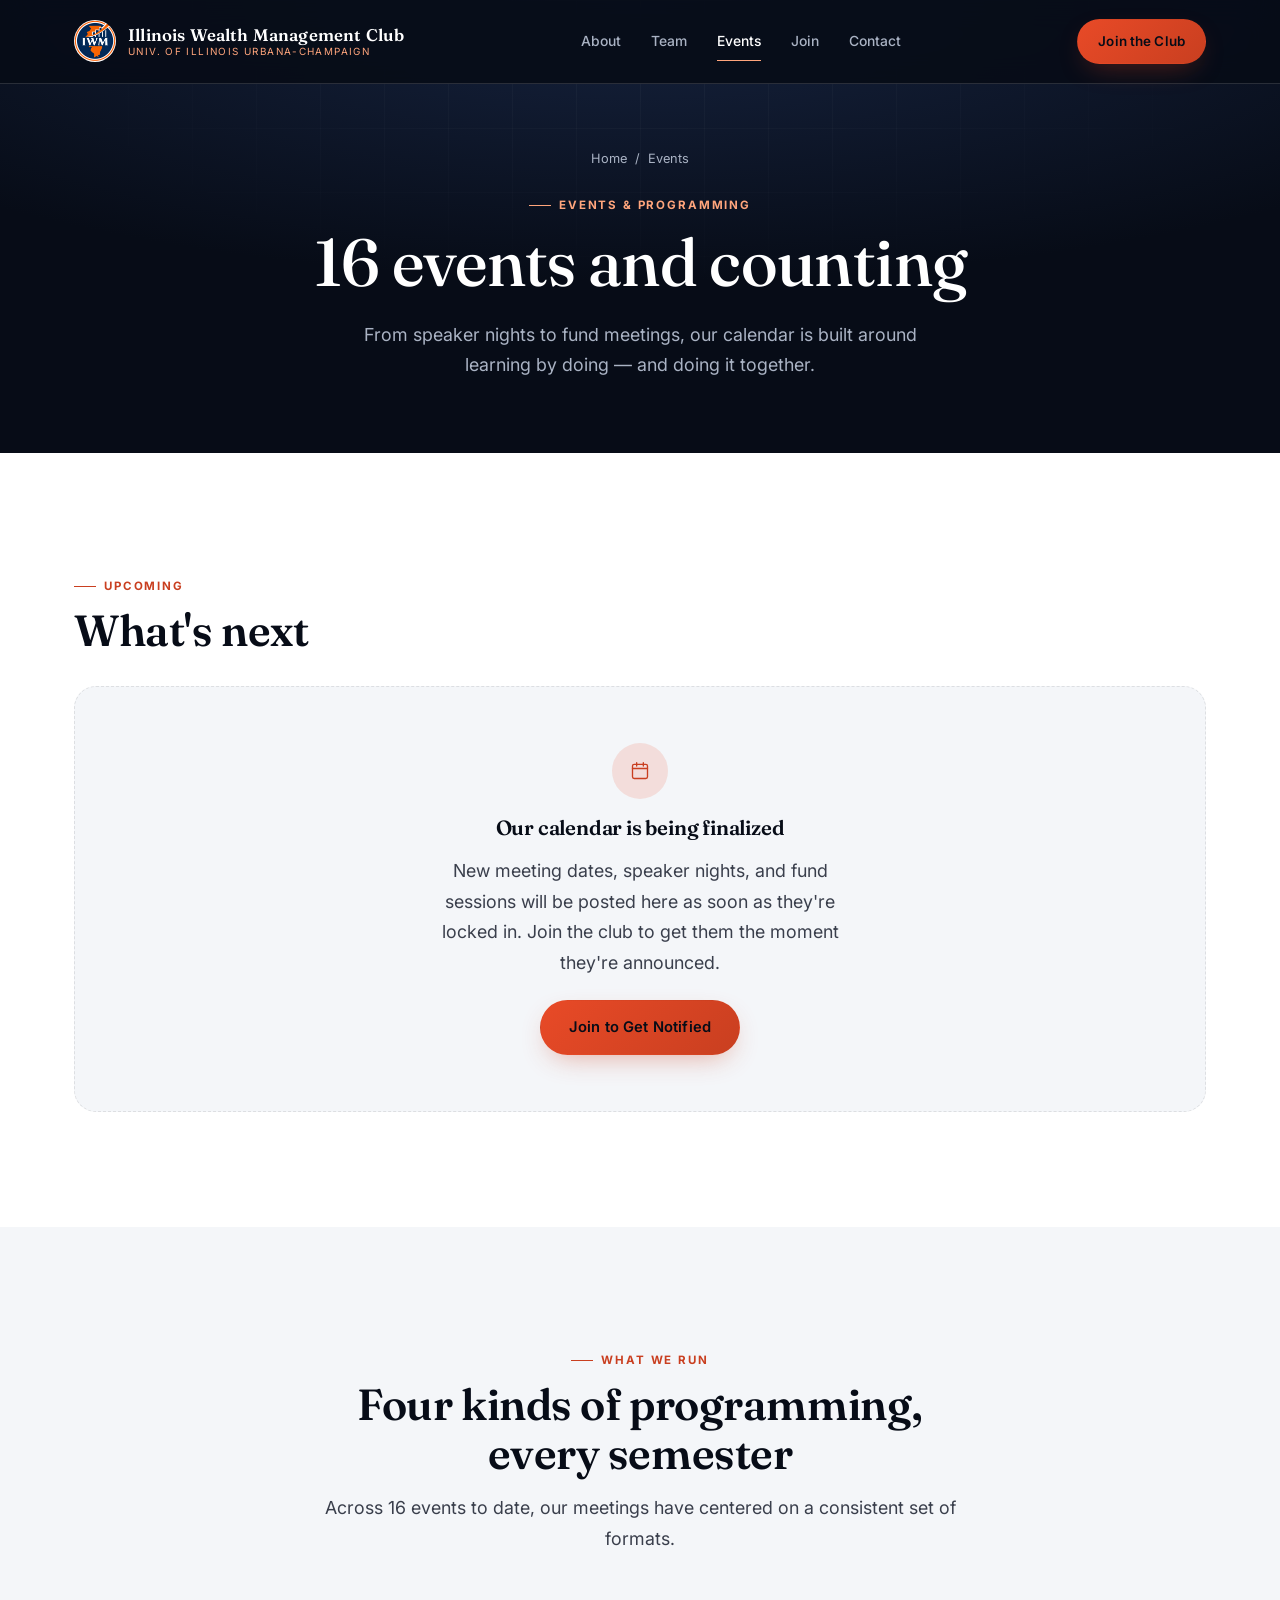
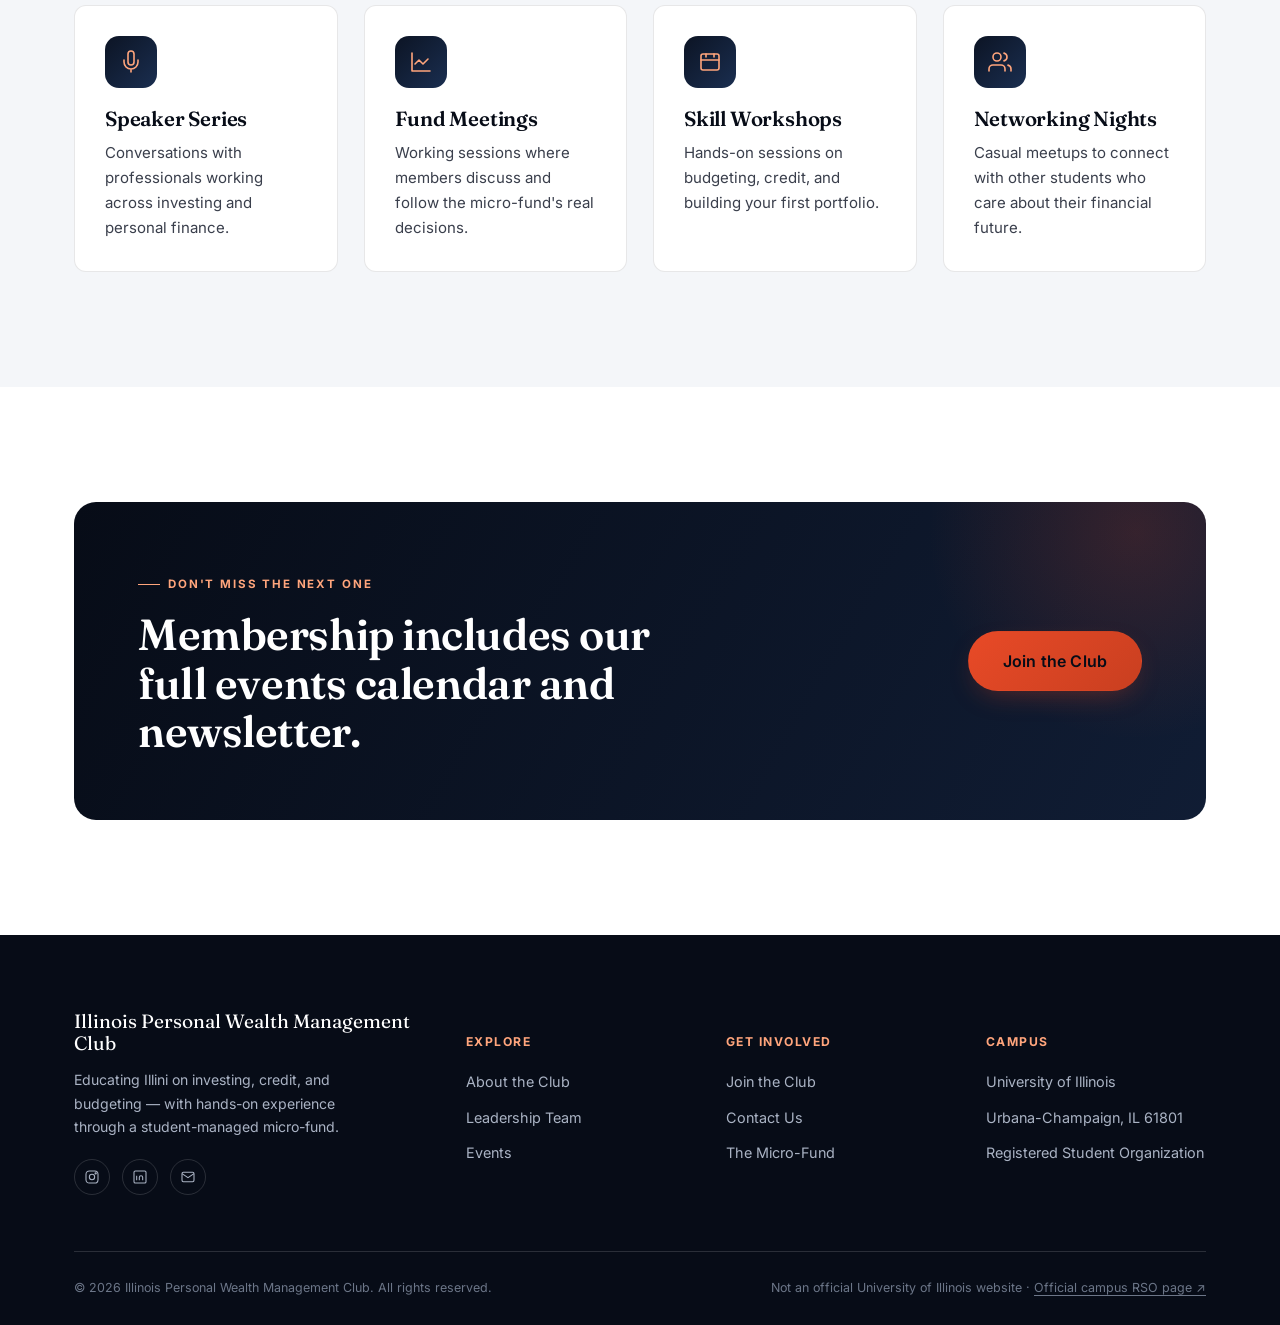
<file: events.html>
<!doctype html>
<html lang="en">
<head>
<meta charset="UTF-8" />
<meta name="viewport" content="width=device-width, initial-scale=1" />
<title>Events &amp; Programming — Illinois Personal Wealth Management Club</title>
<meta name="description" content="Speaker series, workshops, fund meetings, and networking nights hosted by the Illinois Personal Wealth Management Club." />
<link rel="preconnect" href="https://fonts.googleapis.com" />
<link rel="preconnect" href="https://fonts.gstatic.com" crossorigin />
<link href="https://fonts.googleapis.com/css2?family=Fraunces:opsz,wght@9..144,500;9..144,600;9..144,700&family=Inter:wght@400;500;600;700&display=swap" rel="stylesheet" />
<link rel="stylesheet" href="css/style.css" />
</head>
<body>

<header class="site-header">
  <div class="container">
    <a href="index.html" class="brand">
      <img class="brand-mark" src="images/iwm-logo-cropped.png" alt="Illinois Wealth Management Club logo" width="42" height="42" />
      <span class="brand-word">
        <span class="brand-title">Illinois Wealth Management Club</span>
        <span class="brand-sub">Univ. of Illinois Urbana-Champaign</span>
      </span>
    </a>
    <nav class="nav-links">
      <a href="about.html">About</a>
      <a href="team.html">Team</a>
      <a href="events.html">Events</a>
      <a href="join.html">Join</a>
      <a href="contact.html">Contact</a>
    </nav>
    <div class="nav-cta">
      <a href="join.html" class="btn btn-primary btn-sm hide-mobile">Join the Club</a>
      <button class="nav-toggle" aria-label="Toggle navigation" aria-expanded="false"><span></span></button>
    </div>
  </div>
</header>

<main>

  <section class="page-hero">
    <div class="container">
      <div class="breadcrumb"><a href="index.html">Home</a><span>/</span><span>Events</span></div>
      <span class="eyebrow">Events &amp; Programming</span>
      <h1>16 events and counting</h1>
      <p class="lede">From speaker nights to fund meetings, our calendar is built around learning by doing — and doing it together.</p>
    </div>
  </section>

  <section class="section-pad">
    <div class="container">
      <div class="section-head align-left" style="margin-bottom:32px;">
        <span class="eyebrow">Upcoming</span>
        <h2>What's next</h2>
      </div>
      <div class="empty-state reveal bg-alt" style="background:var(--bg-alt);border-color:var(--border-soft);">
        <div class="icon-wrap" style="background:rgba(232,74,39,0.14);color:var(--orange-600);">
          <svg class="icon" viewBox="0 0 24 24" fill="none" stroke="currentColor" stroke-width="1.6" stroke-linecap="round" stroke-linejoin="round"><rect x="3" y="4" width="18" height="17" rx="2"/><path d="M16 2v4M8 2v4M3 9h18"/></svg>
        </div>
        <h3>Our calendar is being finalized</h3>
        <p class="lede mt-2" style="max-width:440px;margin-left:auto;margin-right:auto;">New meeting dates, speaker nights, and fund sessions will be posted here as soon as they're locked in. Join the club to get them the moment they're announced.</p>
        <div style="margin-top:22px;">
          <a href="join.html" class="btn btn-primary">Join to Get Notified</a>
        </div>
      </div>
    </div>
  </section>

  <section class="section-pad bg-alt">
    <div class="container">
      <div class="section-head">
        <span class="eyebrow">What We Run</span>
        <h2>Four kinds of programming, every semester</h2>
        <p class="lede">Across 16 events to date, our meetings have centered on a consistent set of formats.</p>
      </div>
      <div class="grid grid-4 reveal-stagger">
        <div class="card program-card">
          <div class="program-icon"><svg class="icon" viewBox="0 0 24 24" fill="none" stroke="currentColor" stroke-width="1.6" stroke-linecap="round" stroke-linejoin="round"><path d="M12 1a3 3 0 0 0-3 3v8a3 3 0 0 0 6 0V4a3 3 0 0 0-3-3Z"/><path d="M19 10v2a7 7 0 0 1-14 0v-2M12 19v3"/></svg></div>
          <h3>Speaker Series</h3>
          <p>Conversations with professionals working across investing and personal finance.</p>
        </div>
        <div class="card program-card">
          <div class="program-icon"><svg class="icon" viewBox="0 0 24 24" fill="none" stroke="currentColor" stroke-width="1.6" stroke-linecap="round" stroke-linejoin="round"><path d="M3 3v18h18"/><path d="m19 9-5 5-4-4-4 4"/></svg></div>
          <h3>Fund Meetings</h3>
          <p>Working sessions where members discuss and follow the micro-fund's real decisions.</p>
        </div>
        <div class="card program-card">
          <div class="program-icon"><svg class="icon" viewBox="0 0 24 24" fill="none" stroke="currentColor" stroke-width="1.6" stroke-linecap="round" stroke-linejoin="round"><rect x="3" y="4" width="18" height="16" rx="2"/><path d="M3 10h18M8 4v3M16 4v3"/></svg></div>
          <h3>Skill Workshops</h3>
          <p>Hands-on sessions on budgeting, credit, and building your first portfolio.</p>
        </div>
        <div class="card program-card">
          <div class="program-icon"><svg class="icon" viewBox="0 0 24 24" fill="none" stroke="currentColor" stroke-width="1.6" stroke-linecap="round" stroke-linejoin="round"><path d="M17 21v-2a4 4 0 0 0-4-4H5a4 4 0 0 0-4 4v2"/><circle cx="9" cy="7" r="4"/><path d="M23 21v-2a4 4 0 0 0-3-3.87M16 3.13a4 4 0 0 1 0 7.75"/></svg></div>
          <h3>Networking Nights</h3>
          <p>Casual meetups to connect with other students who care about their financial future.</p>
        </div>
      </div>
    </div>
  </section>

  <section class="section-pad">
    <div class="container">
      <div class="cta-banner reveal-scale">
        <div class="cta-banner-text">
          <span class="eyebrow">Don't Miss the Next One</span>
          <h2 class="mt-2">Membership includes our full events calendar and newsletter.</h2>
        </div>
        <div class="cta-banner-actions">
          <a href="join.html" class="btn btn-primary btn-lg">Join the Club</a>
        </div>
      </div>
    </div>
  </section>

</main>

<footer class="site-footer">
  <div class="container">
    <div class="footer-top">
      <div class="footer-brand">
        <span class="brand-word">Illinois Personal Wealth Management Club</span>
        <p>Educating Illini on investing, credit, and budgeting — with hands-on experience through a student-managed micro-fund.</p>
        <div class="footer-social">
          <a href="#" title="Instagram (coming soon)" aria-label="Instagram (coming soon)"><svg class="icon" viewBox="0 0 24 24" fill="none" stroke="currentColor" stroke-width="1.6"><rect x="3" y="3" width="18" height="18" rx="5"/><circle cx="12" cy="12" r="4"/><circle cx="17.5" cy="6.5" r="1"/></svg></a>
          <a href="#" title="LinkedIn (coming soon)" aria-label="LinkedIn (coming soon)"><svg class="icon" viewBox="0 0 24 24" fill="none" stroke="currentColor" stroke-width="1.6"><rect x="3" y="3" width="18" height="18" rx="2"/><path d="M7 10v7M7 7v.01M11 17v-4.5a2.5 2.5 0 0 1 5 0V17"/></svg></a>
          <a href="mailto:" title="Email (coming soon)" aria-label="Email (coming soon)"><svg class="icon" viewBox="0 0 24 24" fill="none" stroke="currentColor" stroke-width="1.6"><rect x="3" y="5" width="18" height="14" rx="2"/><path d="m3 7 9 6 9-6"/></svg></a>
        </div>
      </div>
      <div class="footer-col">
        <h5>Explore</h5>
        <ul>
          <li><a href="about.html">About the Club</a></li>
          <li><a href="team.html">Leadership Team</a></li>
          <li><a href="events.html">Events</a></li>
        </ul>
      </div>
      <div class="footer-col">
        <h5>Get Involved</h5>
        <ul>
          <li><a href="join.html">Join the Club</a></li>
          <li><a href="contact.html">Contact Us</a></li>
          <li><a href="about.html#fund">The Micro-Fund</a></li>
        </ul>
      </div>
      <div class="footer-col">
        <h5>Campus</h5>
        <ul>
          <li>University of Illinois</li>
          <li>Urbana-Champaign, IL 61801</li>
          <li>Registered Student Organization</li>
        </ul>
      </div>
    </div>
    <div class="footer-bottom">
      <span>© 2026 Illinois Personal Wealth Management Club. All rights reserved.</span>
      <span>Not an official University of Illinois website · <a href="https://one.illinois.edu/illinoispersonalwealthmanagementclub/home/" target="_blank" rel="noopener">Official campus RSO page ↗</a></span>
    </div>
  </div>
</footer>

<button class="mobile-back-top" aria-label="Back to top">
  <svg class="icon" viewBox="0 0 24 24" fill="none" stroke="currentColor" stroke-width="2" stroke-linecap="round" stroke-linejoin="round"><line x1="12" y1="19" x2="12" y2="5"/><polyline points="5 12 12 5 19 12"/></svg>
</button>

<script src="js/config.js"></script>
<script src="js/main.js"></script>
</body>
</html>
</file>
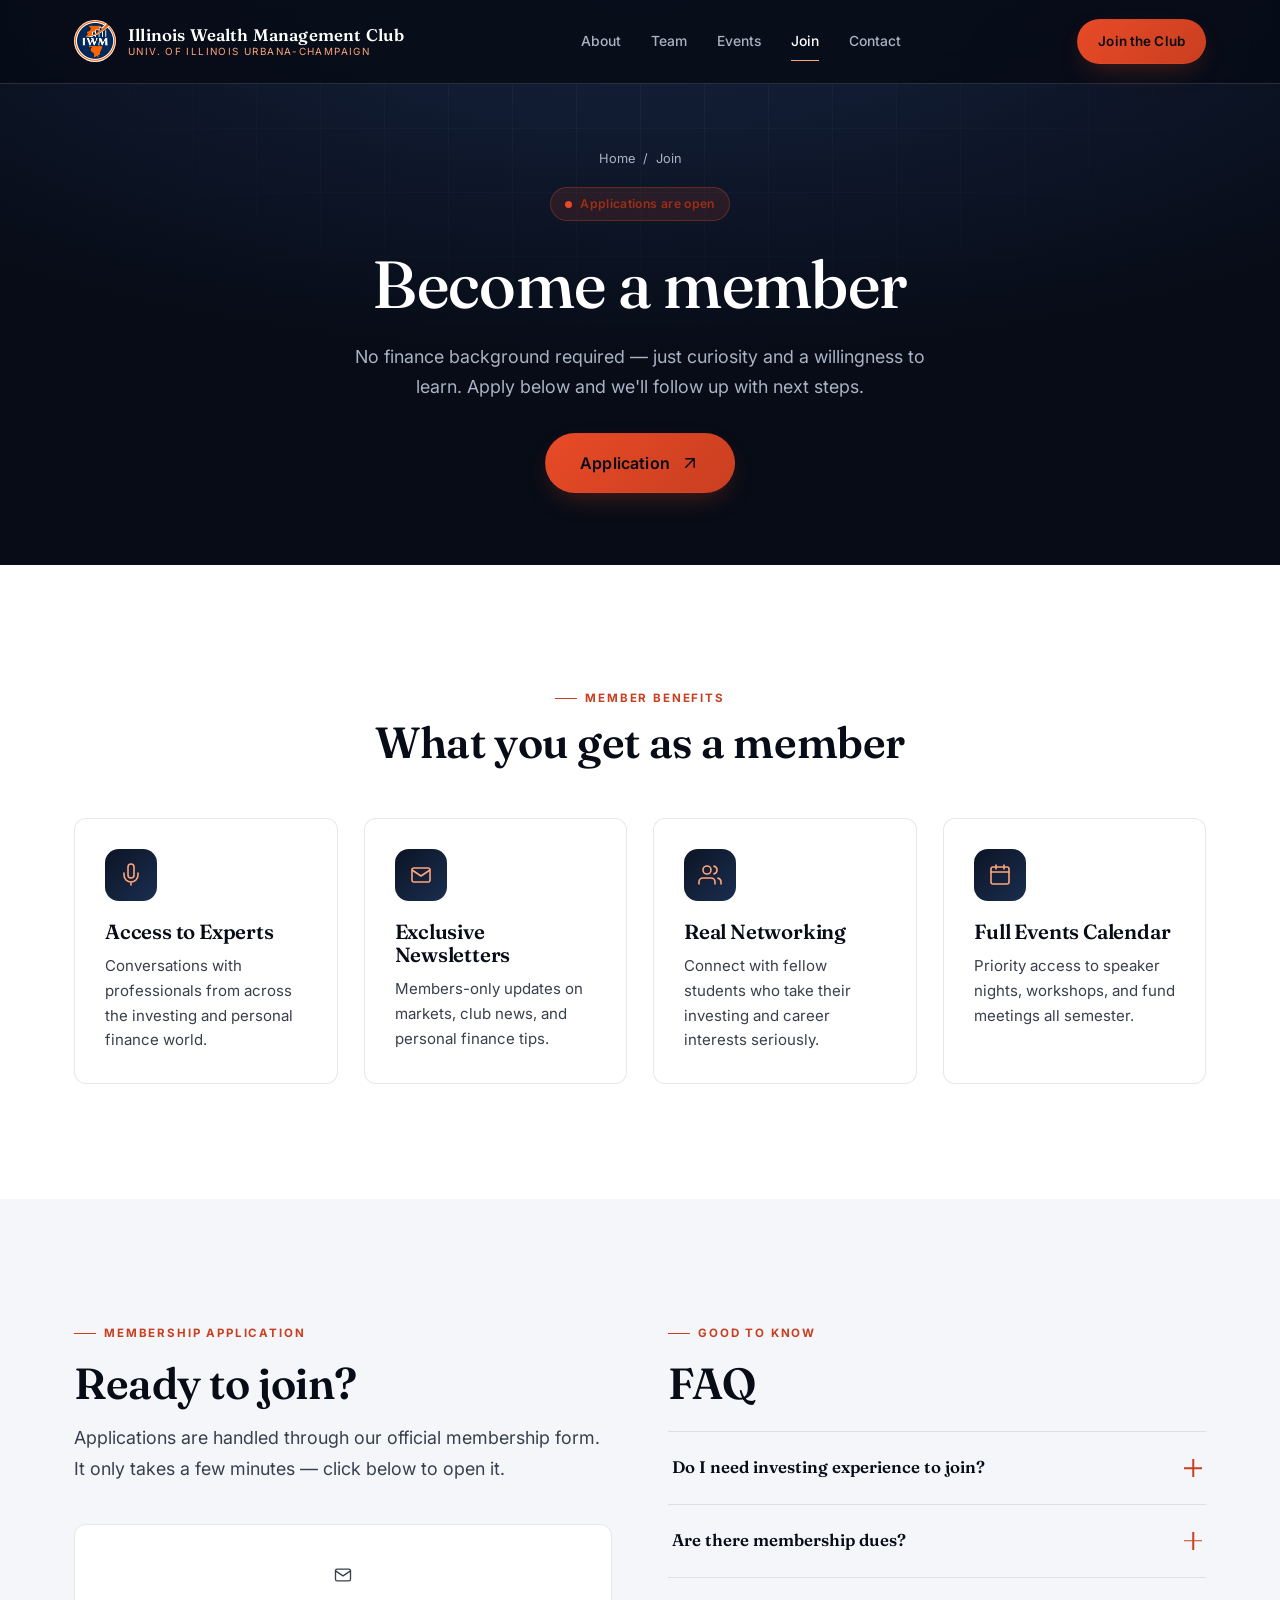
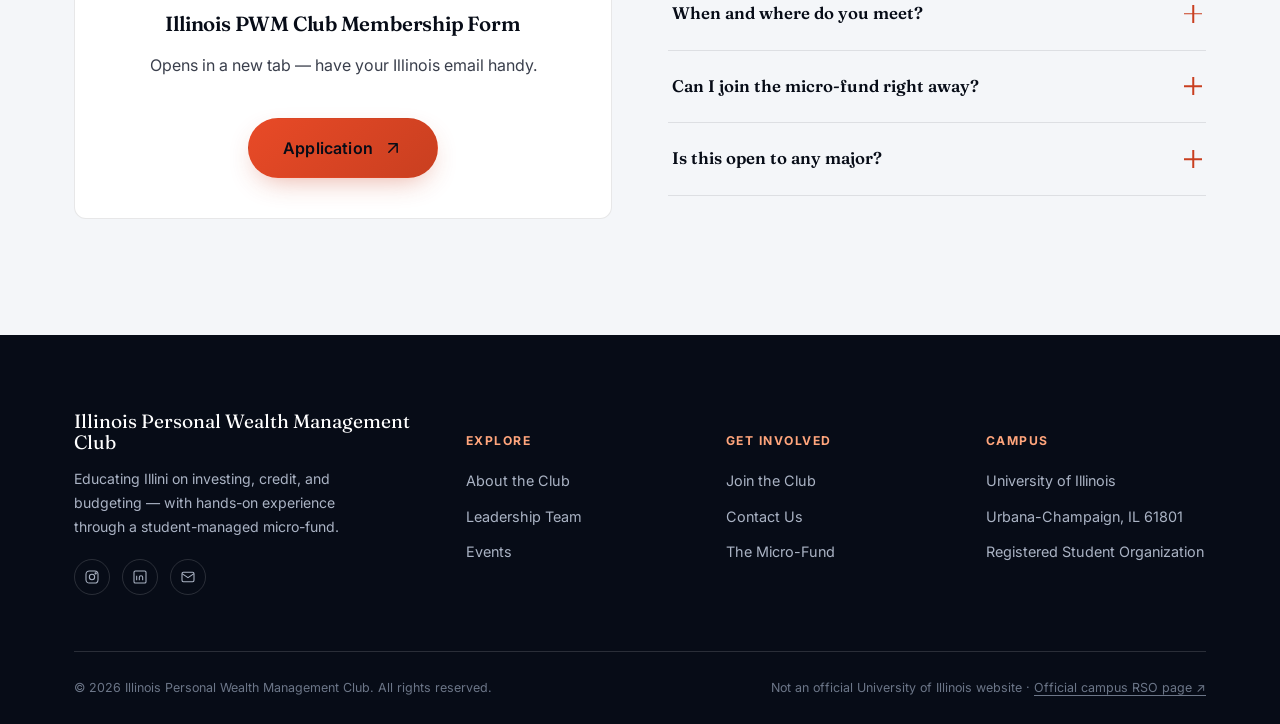
<file: join.html>
<!doctype html>
<html lang="en">
<head>
<meta charset="UTF-8" />
<meta name="viewport" content="width=device-width, initial-scale=1" />
<title>Join the Club — Illinois Personal Wealth Management Club</title>
<meta name="description" content="Become a member of the Illinois Personal Wealth Management Club at the University of Illinois Urbana-Champaign." />
<link rel="preconnect" href="https://fonts.googleapis.com" />
<link rel="preconnect" href="https://fonts.gstatic.com" crossorigin />
<link href="https://fonts.googleapis.com/css2?family=Fraunces:opsz,wght@9..144,500;9..144,600;9..144,700&family=Inter:wght@400;500;600;700&display=swap" rel="stylesheet" />
<link rel="stylesheet" href="css/style.css" />
</head>
<body>

<header class="site-header">
  <div class="container">
    <a href="index.html" class="brand">
      <img class="brand-mark" src="images/iwm-logo-cropped.png" alt="Illinois Wealth Management Club logo" width="42" height="42" />
      <span class="brand-word">
        <span class="brand-title">Illinois Wealth Management Club</span>
        <span class="brand-sub">Univ. of Illinois Urbana-Champaign</span>
      </span>
    </a>
    <nav class="nav-links">
      <a href="about.html">About</a>
      <a href="team.html">Team</a>
      <a href="events.html">Events</a>
      <a href="join.html">Join</a>
      <a href="contact.html">Contact</a>
    </nav>
    <div class="nav-cta">
      <a href="join.html" class="btn btn-primary btn-sm hide-mobile">Join the Club</a>
      <button class="nav-toggle" aria-label="Toggle navigation" aria-expanded="false"><span></span></button>
    </div>
  </div>
</header>

<main>

  <section class="page-hero">
    <div class="container">
      <div class="breadcrumb"><a href="index.html">Home</a><span>/</span><span>Join</span></div>
      <span class="status-chip" style="margin-bottom:16px;"><span class="dot"></span> Applications are open</span>
      <h1>Become a member</h1>
      <p class="lede">No finance background required — just curiosity and a willingness to learn. Apply below and we'll follow up with next steps.</p>
      <div class="hero-actions" style="justify-content:center;margin-top:30px;">
        <a href="https://docs.google.com/forms/d/e/1FAIpQLSe-4FgjdnmS1OwnFhDjcmZHeeB0wY4zuWDPuwJygggSaRYRNw/viewform?usp=publish-editor" target="_blank" rel="noopener" class="btn btn-primary btn-lg">
          Application
          <svg class="icon" viewBox="0 0 24 24" fill="none" stroke="currentColor" stroke-width="1.75" stroke-linecap="round" stroke-linejoin="round"><path d="M7 17 17 7M7 7h10v10"/></svg>
        </a>
      </div>
    </div>
  </section>

  <section class="section-pad">
    <div class="container">
      <div class="section-head">
        <span class="eyebrow">Member Benefits</span>
        <h2>What you get as a member</h2>
      </div>
      <div class="grid grid-4 reveal-stagger">
        <div class="card program-card">
          <div class="program-icon"><svg class="icon" viewBox="0 0 24 24" fill="none" stroke="currentColor" stroke-width="1.6" stroke-linecap="round" stroke-linejoin="round"><path d="M12 1a3 3 0 0 0-3 3v8a3 3 0 0 0 6 0V4a3 3 0 0 0-3-3Z"/><path d="M19 10v2a7 7 0 0 1-14 0v-2M12 19v3"/></svg></div>
          <h3>Access to Experts</h3>
          <p>Conversations with professionals from across the investing and personal finance world.</p>
        </div>
        <div class="card program-card">
          <div class="program-icon"><svg class="icon" viewBox="0 0 24 24" fill="none" stroke="currentColor" stroke-width="1.6" stroke-linecap="round" stroke-linejoin="round"><rect x="3" y="5" width="18" height="14" rx="2"/><path d="m3 7 9 6 9-6"/></svg></div>
          <h3>Exclusive Newsletters</h3>
          <p>Members-only updates on markets, club news, and personal finance tips.</p>
        </div>
        <div class="card program-card">
          <div class="program-icon"><svg class="icon" viewBox="0 0 24 24" fill="none" stroke="currentColor" stroke-width="1.6" stroke-linecap="round" stroke-linejoin="round"><path d="M17 21v-2a4 4 0 0 0-4-4H5a4 4 0 0 0-4 4v2"/><circle cx="9" cy="7" r="4"/><path d="M23 21v-2a4 4 0 0 0-3-3.87M16 3.13a4 4 0 0 1 0 7.75"/></svg></div>
          <h3>Real Networking</h3>
          <p>Connect with fellow students who take their investing and career interests seriously.</p>
        </div>
        <div class="card program-card">
          <div class="program-icon"><svg class="icon" viewBox="0 0 24 24" fill="none" stroke="currentColor" stroke-width="1.6" stroke-linecap="round" stroke-linejoin="round"><rect x="3" y="4" width="18" height="17" rx="2"/><path d="M16 2v4M8 2v4M3 9h18"/></svg></div>
          <h3>Full Events Calendar</h3>
          <p>Priority access to speaker nights, workshops, and fund meetings all semester.</p>
        </div>
      </div>
    </div>
  </section>

  <section class="section-pad bg-alt">
    <div class="container">
      <div class="grid grid-2" style="gap:56px;align-items:start;">

        <div>
          <span class="eyebrow">Membership Application</span>
          <h2 class="mt-2">Ready to join?</h2>
          <p class="lede mt-2">Applications are handled through our official membership form. It only takes a few minutes — click below to open it.</p>

          <div class="card mt-4" style="text-align:center;padding:40px 30px;">
            <div class="program-icon" style="margin:0 auto 20px;"><svg class="icon" viewBox="0 0 24 24" fill="none" stroke="currentColor" stroke-width="1.6" stroke-linecap="round" stroke-linejoin="round"><rect x="3" y="5" width="18" height="14" rx="2"/><path d="m3 7 9 6 9-6"/></svg></div>
            <h3>Illinois PWM Club Membership Form</h3>
            <p class="mt-2">Opens in a new tab — have your Illinois email handy.</p>
            <a href="https://docs.google.com/forms/d/e/1FAIpQLSe-4FgjdnmS1OwnFhDjcmZHeeB0wY4zuWDPuwJygggSaRYRNw/viewform?usp=publish-editor" target="_blank" rel="noopener" class="btn btn-primary btn-lg mt-4">
              Application
              <svg class="icon" viewBox="0 0 24 24" fill="none" stroke="currentColor" stroke-width="1.75" stroke-linecap="round" stroke-linejoin="round"><path d="M7 17 17 7M7 7h10v10"/></svg>
            </a>
          </div>
        </div>

        <div>
          <span class="eyebrow">Good to Know</span>
          <h2 class="mt-2">FAQ</h2>
          <div class="accordion mt-3">
            <div class="accordion-item">
              <button class="accordion-trigger">Do I need investing experience to join? <span class="plus"></span></button>
              <div class="accordion-panel"><div class="accordion-panel-inner">No. The club is built to teach fundamentals from the ground up — you just need an interest in learning how investing, credit, and budgeting actually work.</div></div>
            </div>
            <div class="accordion-item">
              <button class="accordion-trigger">Are there membership dues? <span class="plus"></span></button>
              <div class="accordion-panel"><div class="accordion-panel-inner">Dues for the current semester are still being finalized. Apply above and we'll let you know as soon as they're set.</div></div>
            </div>
            <div class="accordion-item">
              <button class="accordion-trigger">When and where do you meet? <span class="plus"></span></button>
              <div class="accordion-panel"><div class="accordion-panel-inner">Meeting times and locations are being finalized for the semester. Members are notified first via our newsletter.</div></div>
            </div>
            <div class="accordion-item">
              <button class="accordion-trigger">Can I join the micro-fund right away? <span class="plus"></span></button>
              <div class="accordion-panel"><div class="accordion-panel-inner">The micro-fund is a deeper level of involvement for active members. Most students start with general meetings and workshops, then get involved with the fund from there.</div></div>
            </div>
            <div class="accordion-item">
              <button class="accordion-trigger">Is this open to any major? <span class="plus"></span></button>
              <div class="accordion-panel"><div class="accordion-panel-inner">Personal finance is useful no matter what you study. We welcome students from every major who want to build practical money skills.</div></div>
            </div>
          </div>
        </div>

      </div>
    </div>
  </section>

</main>

<footer class="site-footer">
  <div class="container">
    <div class="footer-top">
      <div class="footer-brand">
        <span class="brand-word">Illinois Personal Wealth Management Club</span>
        <p>Educating Illini on investing, credit, and budgeting — with hands-on experience through a student-managed micro-fund.</p>
        <div class="footer-social">
          <a href="#" title="Instagram (coming soon)" aria-label="Instagram (coming soon)"><svg class="icon" viewBox="0 0 24 24" fill="none" stroke="currentColor" stroke-width="1.6"><rect x="3" y="3" width="18" height="18" rx="5"/><circle cx="12" cy="12" r="4"/><circle cx="17.5" cy="6.5" r="1"/></svg></a>
          <a href="#" title="LinkedIn (coming soon)" aria-label="LinkedIn (coming soon)"><svg class="icon" viewBox="0 0 24 24" fill="none" stroke="currentColor" stroke-width="1.6"><rect x="3" y="3" width="18" height="18" rx="2"/><path d="M7 10v7M7 7v.01M11 17v-4.5a2.5 2.5 0 0 1 5 0V17"/></svg></a>
          <a href="mailto:" title="Email (coming soon)" aria-label="Email (coming soon)"><svg class="icon" viewBox="0 0 24 24" fill="none" stroke="currentColor" stroke-width="1.6"><rect x="3" y="5" width="18" height="14" rx="2"/><path d="m3 7 9 6 9-6"/></svg></a>
        </div>
      </div>
      <div class="footer-col">
        <h5>Explore</h5>
        <ul>
          <li><a href="about.html">About the Club</a></li>
          <li><a href="team.html">Leadership Team</a></li>
          <li><a href="events.html">Events</a></li>
        </ul>
      </div>
      <div class="footer-col">
        <h5>Get Involved</h5>
        <ul>
          <li><a href="join.html">Join the Club</a></li>
          <li><a href="contact.html">Contact Us</a></li>
          <li><a href="about.html#fund">The Micro-Fund</a></li>
        </ul>
      </div>
      <div class="footer-col">
        <h5>Campus</h5>
        <ul>
          <li>University of Illinois</li>
          <li>Urbana-Champaign, IL 61801</li>
          <li>Registered Student Organization</li>
        </ul>
      </div>
    </div>
    <div class="footer-bottom">
      <span>© 2026 Illinois Personal Wealth Management Club. All rights reserved.</span>
      <span>Not an official University of Illinois website · <a href="https://one.illinois.edu/illinoispersonalwealthmanagementclub/home/" target="_blank" rel="noopener">Official campus RSO page ↗</a></span>
    </div>
  </div>
</footer>

<button class="mobile-back-top" aria-label="Back to top">
  <svg class="icon" viewBox="0 0 24 24" fill="none" stroke="currentColor" stroke-width="2" stroke-linecap="round" stroke-linejoin="round"><line x1="12" y1="19" x2="12" y2="5"/><polyline points="5 12 12 5 19 12"/></svg>
</button>

<script src="js/config.js"></script>
<script src="js/main.js"></script>
</body>
</html>
</file>
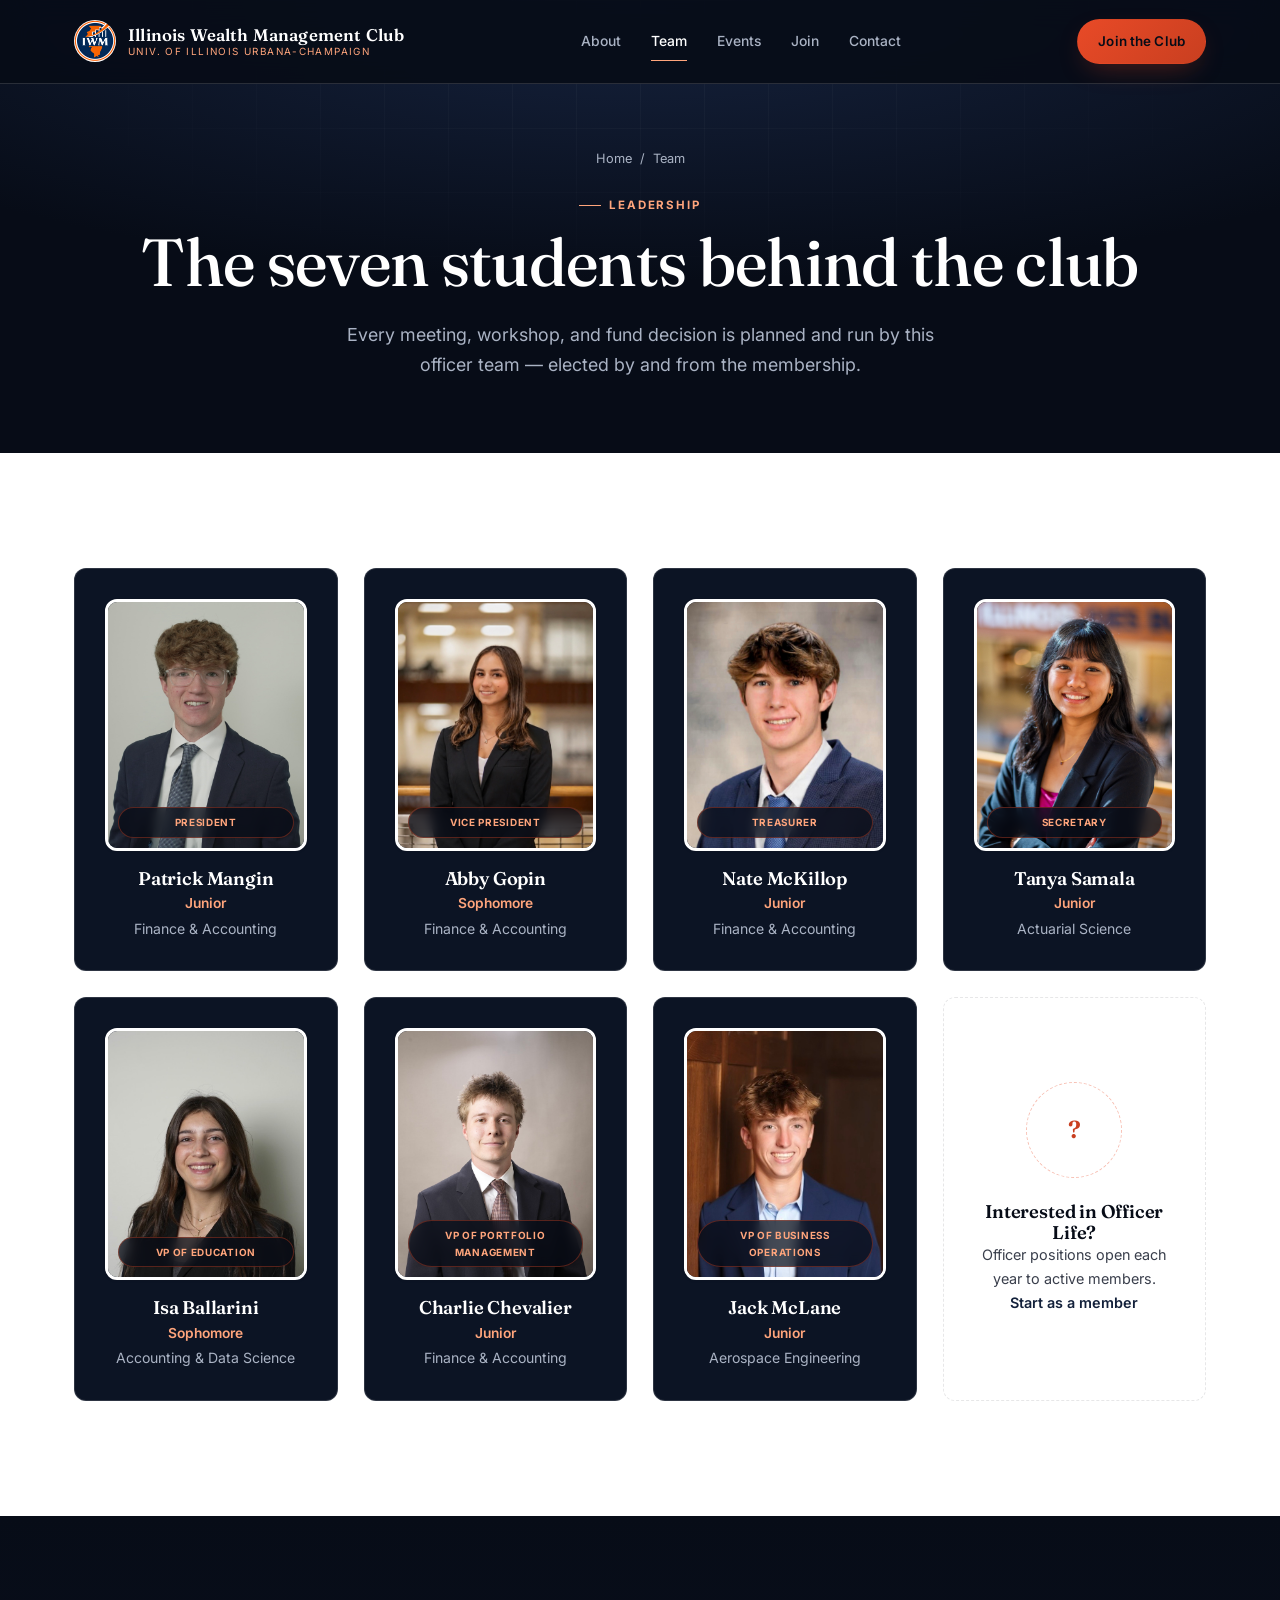
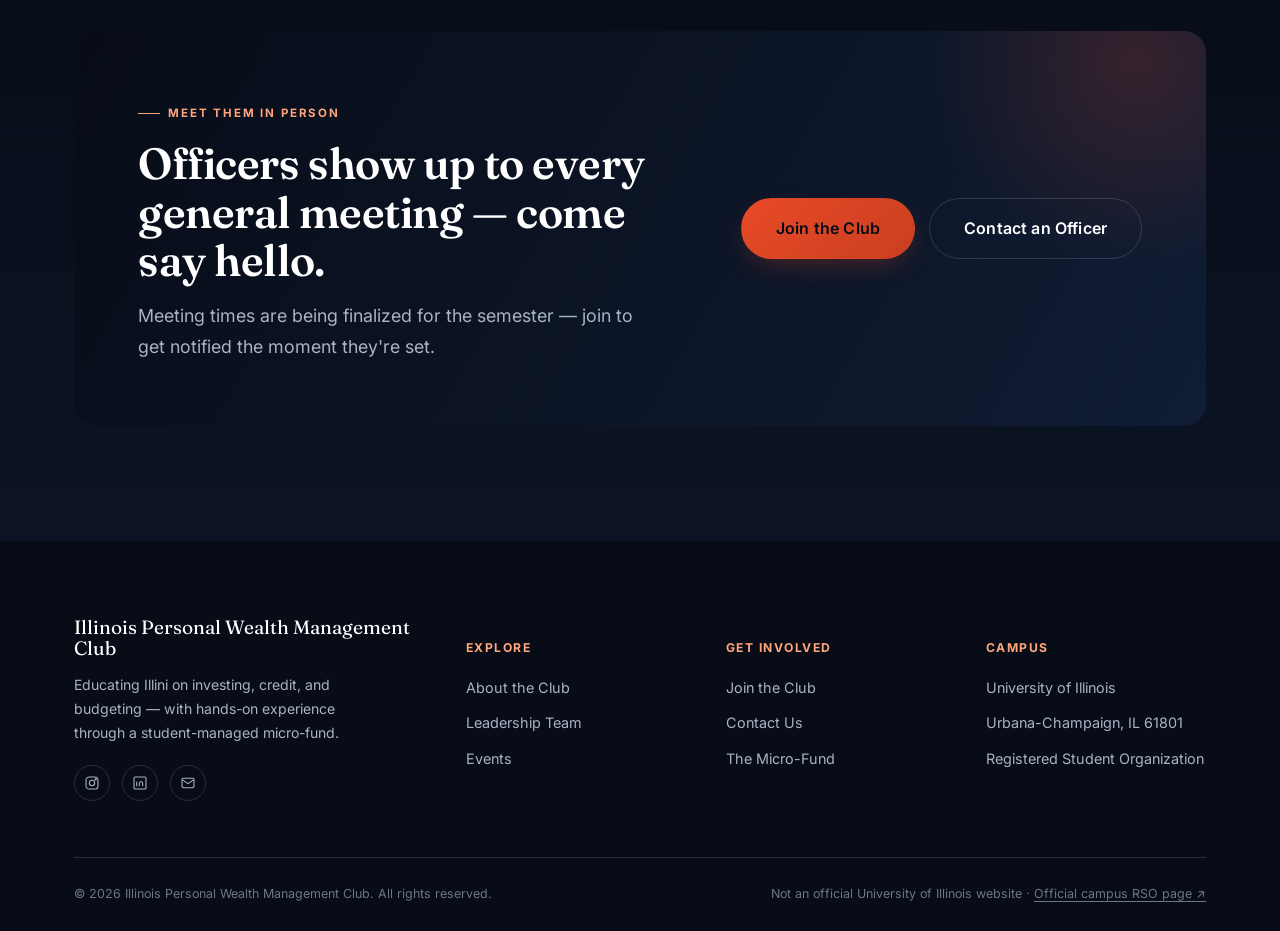
<file: team.html>
<!doctype html>
<html lang="en">
<head>
<meta charset="UTF-8" />
<meta name="viewport" content="width=device-width, initial-scale=1" />
<title>Leadership Team — Illinois Personal Wealth Management Club</title>
<meta name="description" content="Meet the seven student officers who run the Illinois Personal Wealth Management Club at the University of Illinois Urbana-Champaign." />
<link rel="preconnect" href="https://fonts.googleapis.com" />
<link rel="preconnect" href="https://fonts.gstatic.com" crossorigin />
<link href="https://fonts.googleapis.com/css2?family=Fraunces:opsz,wght@9..144,500;9..144,600;9..144,700&family=Inter:wght@400;500;600;700&display=swap" rel="stylesheet" />
<link rel="stylesheet" href="css/style.css" />
</head>
<body>

<header class="site-header">
  <div class="container">
    <a href="index.html" class="brand">
      <img class="brand-mark" src="images/iwm-logo-cropped.png" alt="Illinois Wealth Management Club logo" width="42" height="42" />
      <span class="brand-word">
        <span class="brand-title">Illinois Wealth Management Club</span>
        <span class="brand-sub">Univ. of Illinois Urbana-Champaign</span>
      </span>
    </a>
    <nav class="nav-links">
      <a href="about.html">About</a>
      <a href="team.html">Team</a>
      <a href="events.html">Events</a>
      <a href="join.html">Join</a>
      <a href="contact.html">Contact</a>
    </nav>
    <div class="nav-cta">
      <a href="join.html" class="btn btn-primary btn-sm hide-mobile">Join the Club</a>
      <button class="nav-toggle" aria-label="Toggle navigation" aria-expanded="false"><span></span></button>
    </div>
  </div>
</header>

<main>

  <section class="page-hero">
    <div class="container">
      <div class="breadcrumb"><a href="index.html">Home</a><span>/</span><span>Team</span></div>
      <span class="eyebrow">Leadership</span>
      <h1>The seven students behind the club</h1>
      <p class="lede">Every meeting, workshop, and fund decision is planned and run by this officer team — elected by and from the membership.</p>
    </div>
  </section>

  <section class="section-pad">
    <div class="container">
      <div class="grid grid-4 reveal-stagger">

        <div class="card team-card on-navy">
          <div class="headshot-ph has-photo">
            <img src="images/patrick-mangin.jpg" alt="Patrick Mangin headshot" />
            <span class="role-tag">President</span>
          </div>
          <h3>Patrick Mangin</h3>
          <div class="meta-year">Junior</div>
          <div class="meta-major">Finance &amp; Accounting</div>
        </div>

        <div class="card team-card on-navy">
          <div class="headshot-ph has-photo">
            <img src="images/abby-gopin.jpg" alt="Abby Gopin headshot" />
            <span class="role-tag">Vice President</span>
          </div>
          <h3>Abby Gopin</h3>
          <div class="meta-year">Sophomore</div>
          <div class="meta-major">Finance &amp; Accounting</div>
        </div>

        <div class="card team-card on-navy">
          <div class="headshot-ph has-photo">
            <img src="images/nate-mckillop.jpg" alt="Nate McKillop headshot" />
            <span class="role-tag">Treasurer</span>
          </div>
          <h3>Nate McKillop</h3>
          <div class="meta-year">Junior</div>
          <div class="meta-major">Finance &amp; Accounting</div>
        </div>

        <div class="card team-card on-navy">
          <div class="headshot-ph has-photo">
            <img src="images/tanya-samala.jpg" alt="Tanya Samala headshot" />
            <span class="role-tag">Secretary</span>
          </div>
          <h3>Tanya Samala</h3>
          <div class="meta-year">Junior</div>
          <div class="meta-major">Actuarial Science</div>
        </div>

        <div class="card team-card on-navy">
          <div class="headshot-ph has-photo">
            <img src="images/isa-ballarini.jpg" alt="Isa Ballarini headshot" />
            <span class="role-tag">VP of Education</span>
          </div>
          <h3>Isa Ballarini</h3>
          <div class="meta-year">Sophomore</div>
          <div class="meta-major">Accounting &amp; Data Science</div>
        </div>

        <div class="card team-card on-navy">
          <div class="headshot-ph has-photo">
            <img src="images/charlie-chevalier.jpg" alt="Charlie Chevalier headshot" />
            <span class="role-tag">VP of Portfolio Management</span>
          </div>
          <h3>Charlie Chevalier</h3>
          <div class="meta-year">Junior</div>
          <div class="meta-major">Finance &amp; Accounting</div>
        </div>

        <div class="card team-card on-navy">
          <div class="headshot-ph has-photo">
            <img src="images/jack-mclane.jpg" alt="Jack McLane headshot" />
            <span class="role-tag">VP of Business Operations</span>
          </div>
          <h3>Jack McLane</h3>
          <div class="meta-year">Junior</div>
          <div class="meta-major">Aerospace Engineering</div>
        </div>

        <div class="card team-card" style="display:flex;flex-direction:column;align-items:center;justify-content:center;border-style:dashed;background:transparent;">
          <div class="avatar-ph" style="background:transparent;border-style:dashed;color:var(--orange-600);">?</div>
          <h3>Interested in Officer Life?</h3>
          <p>Officer positions open each year to active members. <a href="join.html" class="btn-text">Start as a member</a></p>
        </div>

      </div>
    </div>
  </section>

  <section class="section-pad bg-dark-alt">
    <div class="container">
      <div class="cta-banner reveal-scale">
        <div class="cta-banner-text">
          <span class="eyebrow">Meet Them in Person</span>
          <h2 class="mt-2">Officers show up to every general meeting — come say hello.</h2>
          <p class="lede mt-2">Meeting times are being finalized for the semester — join to get notified the moment they're set.</p>
        </div>
        <div class="cta-banner-actions">
          <a href="join.html" class="btn btn-primary btn-lg">Join the Club</a>
          <a href="contact.html" class="btn btn-outline on-navy btn-lg">Contact an Officer</a>
        </div>
      </div>
    </div>
  </section>

</main>

<footer class="site-footer">
  <div class="container">
    <div class="footer-top">
      <div class="footer-brand">
        <span class="brand-word">Illinois Personal Wealth Management Club</span>
        <p>Educating Illini on investing, credit, and budgeting — with hands-on experience through a student-managed micro-fund.</p>
        <div class="footer-social">
          <a href="#" title="Instagram (coming soon)" aria-label="Instagram (coming soon)"><svg class="icon" viewBox="0 0 24 24" fill="none" stroke="currentColor" stroke-width="1.6"><rect x="3" y="3" width="18" height="18" rx="5"/><circle cx="12" cy="12" r="4"/><circle cx="17.5" cy="6.5" r="1"/></svg></a>
          <a href="#" title="LinkedIn (coming soon)" aria-label="LinkedIn (coming soon)"><svg class="icon" viewBox="0 0 24 24" fill="none" stroke="currentColor" stroke-width="1.6"><rect x="3" y="3" width="18" height="18" rx="2"/><path d="M7 10v7M7 7v.01M11 17v-4.5a2.5 2.5 0 0 1 5 0V17"/></svg></a>
          <a href="mailto:" title="Email (coming soon)" aria-label="Email (coming soon)"><svg class="icon" viewBox="0 0 24 24" fill="none" stroke="currentColor" stroke-width="1.6"><rect x="3" y="5" width="18" height="14" rx="2"/><path d="m3 7 9 6 9-6"/></svg></a>
        </div>
      </div>
      <div class="footer-col">
        <h5>Explore</h5>
        <ul>
          <li><a href="about.html">About the Club</a></li>
          <li><a href="team.html">Leadership Team</a></li>
          <li><a href="events.html">Events</a></li>
        </ul>
      </div>
      <div class="footer-col">
        <h5>Get Involved</h5>
        <ul>
          <li><a href="join.html">Join the Club</a></li>
          <li><a href="contact.html">Contact Us</a></li>
          <li><a href="about.html#fund">The Micro-Fund</a></li>
        </ul>
      </div>
      <div class="footer-col">
        <h5>Campus</h5>
        <ul>
          <li>University of Illinois</li>
          <li>Urbana-Champaign, IL 61801</li>
          <li>Registered Student Organization</li>
        </ul>
      </div>
    </div>
    <div class="footer-bottom">
      <span>© 2026 Illinois Personal Wealth Management Club. All rights reserved.</span>
      <span>Not an official University of Illinois website · <a href="https://one.illinois.edu/illinoispersonalwealthmanagementclub/home/" target="_blank" rel="noopener">Official campus RSO page ↗</a></span>
    </div>
  </div>
</footer>

<button class="mobile-back-top" aria-label="Back to top">
  <svg class="icon" viewBox="0 0 24 24" fill="none" stroke="currentColor" stroke-width="2" stroke-linecap="round" stroke-linejoin="round"><line x1="12" y1="19" x2="12" y2="5"/><polyline points="5 12 12 5 19 12"/></svg>
</button>

<script src="js/config.js"></script>
<script src="js/main.js"></script>
</body>
</html>
</file>
<file: css/style.css>
/* ==========================================================================
   Illinois Personal Wealth Management Club — Design System
   ========================================================================== */

:root {
  /* --- Color: Navy / Ink (prestige base, echoes Illinois Blue #13294B) --- */
  --navy-950: #070c17;
  --navy-900: #0c1424;
  --navy-800: #12203a;
  --navy-700: #1a2e50;
  --navy-600: #26406b;
  --navy-500: #3a5a8f;

  /* --- Color: White / Paper (clean prestige neutral) --- */
  --paper-50:  #ffffff;
  --paper-100: #f4f6f9;
  --paper-200: #e7ebf1;

  /* --- Color: Ink text --- */
  --ink-900: #14171f;
  --ink-700: #3a3f4c;
  --ink-500: #656b7a;
  --ink-300: #9aa0af;

  /* --- Color: Illinois Orange (primary accent) --- */
  --orange-100: #fbe4da;
  --orange-300: #ffa57c;
  --orange-500: #e84a27;
  --orange-600: #c93f20;
  --orange-700: #9b2f17;

  --white: #ffffff;

  /* --- Semantic tokens --- */
  --bg-page: var(--paper-50);
  --bg-alt: var(--paper-100);
  --bg-dark: var(--navy-950);
  --bg-dark-alt: var(--navy-900);
  --text-body: var(--ink-700);
  --text-heading: var(--navy-950);
  --text-on-dark: var(--white);
  --text-on-dark-dim: #aab3c4;
  --border-soft: rgba(20, 23, 31, 0.1);
  --border-on-dark: rgba(255, 255, 255, 0.14);
  --accent: var(--orange-500);
  --accent-strong: var(--orange-600);

  /* --- Type --- */
  --font-display: "Fraunces", "Iowan Old Style", "Palatino Linotype", serif;
  --font-body: "Inter", -apple-system, BlinkMacSystemFont, "Segoe UI", sans-serif;

  /* --- Radius / Shadow --- */
  --radius-sm: 6px;
  --radius-md: 12px;
  --radius-lg: 22px;
  --shadow-sm: 0 1px 3px rgba(7, 12, 23, 0.08);
  --shadow-md: 0 12px 32px -12px rgba(7, 12, 23, 0.22);
  --shadow-lg: 0 24px 60px -20px rgba(7, 12, 23, 0.32);
  --shadow-accent: 0 10px 28px -10px rgba(201, 63, 32, 0.45);

  /* --- Motion --- */
  --ease-out: cubic-bezier(0.16, 1, 0.3, 1);
  --ease-in-out: cubic-bezier(0.65, 0, 0.35, 1);
  --dur-fast: 180ms;
  --dur-med: 320ms;
  --dur-slow: 620ms;

  /* --- Spacing (fluid) --- */
  --space-section: clamp(64px, 9vw, 128px);
  --space-block: clamp(28px, 4vw, 56px);

  --container: 1180px;
  --header-h: 84px;
}

* , *::before, *::after { box-sizing: border-box; }
html { scroll-behavior: smooth; }
@media (prefers-reduced-motion: reduce) {
  html { scroll-behavior: auto; }
  * , *::before, *::after {
    animation-duration: 0.001ms !important;
    animation-iteration-count: 1 !important;
    transition-duration: 0.001ms !important;
    scroll-behavior: auto !important;
  }
}

body {
  margin: 0;
  background: var(--bg-page);
  color: var(--text-body);
  font-family: var(--font-body);
  font-size: 16px;
  line-height: 1.65;
  -webkit-font-smoothing: antialiased;
  overflow-x: hidden;
}

img { max-width: 100%; display: block; }
a { color: inherit; text-decoration: none; }
ul { margin: 0; padding: 0; list-style: none; }
button { font: inherit; cursor: pointer; }

h1, h2, h3, h4 {
  font-family: var(--font-display);
  color: var(--text-heading);
  line-height: 1.12;
  margin: 0;
  font-weight: 600;
  letter-spacing: -0.01em;
}
.hero h1, .hero h2, .hero h3, .hero h4,
.page-hero h1, .page-hero h2, .page-hero h3, .page-hero h4,
.bg-dark h1, .bg-dark h2, .bg-dark h3, .bg-dark h4,
.bg-dark-alt h1, .bg-dark-alt h2, .bg-dark-alt h3, .bg-dark-alt h4,
.cta-banner h1, .cta-banner h2, .cta-banner h3, .cta-banner h4 { color: var(--text-on-dark); }

h1 { font-size: clamp(2.6rem, 5.2vw, 4.6rem); font-weight: 500; }
h2 { font-size: clamp(1.9rem, 3.4vw, 2.9rem); }
h3 { font-size: clamp(1.25rem, 1.6vw, 1.5rem); }

p { margin: 0; }
.lede { font-size: clamp(1.05rem, 1.4vw, 1.2rem); color: var(--text-body); line-height: 1.7; }
.hero .lede, .page-hero .lede, .bg-dark .lede, .bg-dark-alt .lede, .cta-banner .lede { color: var(--text-on-dark-dim); }

.container { max-width: var(--container); margin: 0 auto; padding: 0 24px; }
.section-pad { padding: var(--space-section) 0; }
.bg-alt { background: var(--bg-alt); }
.bg-dark { background: var(--bg-dark); }
.bg-dark-alt { background: linear-gradient(180deg, var(--navy-950), var(--navy-900)); }
.text-center { text-align: center; }
.mt-2 { margin-top: 16px; } .mt-3 { margin-top: 24px; } .mt-4 { margin-top: 40px; }

.eyebrow {
  display: inline-flex;
  align-items: center;
  gap: 8px;
  font-family: var(--font-body);
  font-size: 0.72rem;
  font-weight: 700;
  letter-spacing: 0.16em;
  text-transform: uppercase;
  color: var(--orange-600);
}
.hero .eyebrow, .page-hero .eyebrow, .bg-dark .eyebrow, .bg-dark-alt .eyebrow, .cta-banner .eyebrow { color: var(--orange-300); }
.eyebrow::before {
  content: "";
  width: 22px;
  height: 1px;
  background: currentColor;
  display: inline-block;
}

.section-head { max-width: 680px; margin: 0 auto var(--space-block); text-align: center; }
.section-head.align-left { margin-left: 0; text-align: left; }
.section-head h2 { margin-top: 10px; }
.section-head .lede { margin-top: 16px; }

/* ==========================================================================
   Buttons
   ========================================================================== */
.btn {
  display: inline-flex;
  align-items: center;
  justify-content: center;
  gap: 10px;
  padding: 14px 28px;
  border-radius: 999px;
  font-size: 0.92rem;
  font-weight: 600;
  letter-spacing: 0.01em;
  border: 1px solid transparent;
  transition: transform var(--dur-fast) var(--ease-out), box-shadow var(--dur-fast) var(--ease-out), background var(--dur-fast) var(--ease-out), border-color var(--dur-fast) var(--ease-out), color var(--dur-fast) var(--ease-out);
  white-space: nowrap;
}
.btn:hover { transform: translateY(-2px); }
.btn:active { transform: translateY(0); }
.btn-lg { padding: 16px 34px; font-size: 1rem; }
.btn-sm { padding: 10px 20px; font-size: 0.84rem; }

.btn-primary {
  background: linear-gradient(135deg, var(--orange-500), var(--orange-600));
  color: var(--navy-950);
  box-shadow: var(--shadow-accent);
}
.btn-primary:hover { box-shadow: 0 16px 36px -10px rgba(201, 63, 32, 0.55); }

.btn-outline {
  background: transparent;
  border-color: var(--border-soft);
  color: var(--text-heading);
}
.btn-outline:hover { border-color: var(--navy-950); background: rgba(20,23,31,0.04); }
.btn-outline.on-navy { border-color: var(--border-on-dark); color: var(--text-on-dark); }
.btn-outline.on-navy:hover { border-color: var(--orange-300); background: rgba(255,255,255,0.06); }

.btn-text {
  display: inline-flex; align-items: center; gap: 6px;
  font-weight: 600; font-size: 0.9rem; color: var(--navy-800);
  border-bottom: 1px solid transparent;
  transition: border-color var(--dur-fast) var(--ease-out), gap var(--dur-fast) var(--ease-out), color var(--dur-fast) var(--ease-out);
}
.btn-text:hover { border-color: var(--orange-600); color: var(--orange-700); gap: 9px; }
.btn-text .icon { width: 16px; height: 16px; }

/* ==========================================================================
   Header
   ========================================================================== */
.site-header {
  position: fixed; inset: 0 0 auto 0; z-index: 100;
  height: var(--header-h);
  display: flex; align-items: center;
  background: transparent;
  transition: background var(--dur-med) var(--ease-out), box-shadow var(--dur-med) var(--ease-out), height var(--dur-med) var(--ease-out), border-color var(--dur-med) var(--ease-out);
  border-bottom: 1px solid transparent;
}
.site-header .container { display: flex; align-items: center; justify-content: space-between; gap: 24px; width: 100%; }
.site-header.is-scrolled {
  background: rgba(7, 12, 23, 0.86);
  backdrop-filter: blur(14px) saturate(140%);
  -webkit-backdrop-filter: blur(14px) saturate(140%);
  height: 68px;
  border-bottom-color: var(--border-on-dark);
  box-shadow: 0 8px 30px -14px rgba(0,0,0,0.5);
}
body:not(.is-dark-hero) .site-header { background: rgba(7,12,23,0.92); backdrop-filter: blur(14px); border-bottom-color: var(--border-on-dark); }

.brand { display: flex; align-items: center; gap: 12px; }
.brand-mark { width: 42px; height: 42px; flex-shrink: 0; border-radius: 50%; object-fit: cover; }
.brand-word { display: flex; flex-direction: column; line-height: 1.1; }
.brand-title { font-family: var(--font-display); font-size: 1.05rem; font-weight: 600; color: var(--text-on-dark); letter-spacing: 0.01em; }
.brand-sub { font-size: 0.62rem; letter-spacing: 0.14em; text-transform: uppercase; color: var(--orange-300); margin-top: 2px; }

.nav-links { display: flex; align-items: center; gap: 30px; }
.nav-links a {
  position: relative;
  font-size: 0.87rem; font-weight: 500; color: var(--text-on-dark-dim);
  padding: 6px 0;
  transition: color var(--dur-fast) var(--ease-out);
}
.nav-links a::after {
  content: ""; position: absolute; left: 0; right: 100%; bottom: -2px; height: 1px;
  background: var(--orange-300); transition: right var(--dur-med) var(--ease-out);
}
.nav-links a:hover, .nav-links a.is-active { color: var(--text-on-dark); }
.nav-links a:hover::after, .nav-links a.is-active::after { right: 0; }

.nav-cta { display: flex; align-items: center; gap: 14px; }

.nav-toggle {
  display: none; width: 40px; height: 40px; border: none; background: transparent;
  position: relative; flex-direction: column; justify-content: center; align-items: center; gap: 5px;
}
.nav-toggle span, .nav-toggle::before, .nav-toggle::after {
  content: ""; width: 22px; height: 1.5px; background: var(--text-on-dark); border-radius: 2px;
  transition: transform var(--dur-fast) var(--ease-out), opacity var(--dur-fast) var(--ease-out);
}
.nav-toggle.is-open::before { transform: translateY(6.5px) rotate(45deg); }
.nav-toggle.is-open::after { transform: translateY(-6.5px) rotate(-45deg); }
.nav-toggle.is-open span { opacity: 0; }

@media (max-width: 900px) {
  .nav-links {
    position: fixed; inset: 68px 0 0 0; flex-direction: column; justify-content: flex-start;
    padding: 36px 24px; gap: 4px; background: var(--navy-950);
    transform: translateY(-12px); opacity: 0; pointer-events: none;
    transition: opacity var(--dur-med) var(--ease-out), transform var(--dur-med) var(--ease-out);
  }
  .nav-links.is-open { opacity: 1; pointer-events: auto; transform: translateY(0); }
  .nav-links a { width: 100%; padding: 16px 4px; border-bottom: 1px solid var(--border-on-dark); font-size: 1.05rem; }
  .nav-cta .btn-sm.hide-mobile { display: none; }
  .nav-toggle { display: flex; }
}

/* ==========================================================================
   Hero
   ========================================================================== */
.hero {
  position: relative;
  padding: calc(var(--header-h) + 88px) 0 96px;
  background: radial-gradient(ellipse 120% 70% at 50% 0%, #16233f 0%, var(--navy-950) 58%);
  overflow: hidden;
  color: var(--text-on-dark);
}
.hero::before {
  content: "";
  position: absolute; inset: 0;
  background-image:
    linear-gradient(rgba(255,255,255,0.045) 1px, transparent 1px),
    linear-gradient(90deg, rgba(255,255,255,0.045) 1px, transparent 1px);
  background-size: 64px 64px;
  mask-image: radial-gradient(ellipse 80% 60% at 50% 20%, black, transparent 75%);
  pointer-events: none;
}
.hero-ticker { position: absolute; left: 0; right: 0; bottom: -1px; height: clamp(90px, 18vw, 220px); opacity: 0.55; pointer-events: none; }
.hero-ticker path {
  fill: none; stroke: var(--orange-500); stroke-width: 1.4;
  stroke-dasharray: 2400; stroke-dashoffset: 2400;
  animation: draw-ticker 2.6s var(--ease-out) 0.3s forwards;
}
.hero-ticker path.fill { stroke: none; fill: url(#tickerFade); animation: none; opacity: 0; animation: fade-in 1.4s var(--ease-out) 1.4s forwards; }
@keyframes draw-ticker { to { stroke-dashoffset: 0; } }
@keyframes fade-in { to { opacity: 1; } }

.hero .container { position: relative; z-index: 2; }
.hero-content { max-width: 760px; }
.hero-content .eyebrow { margin-bottom: 22px; }
.hero h1 { margin-top: 6px; }
.hero h1 .accent-italic { font-style: italic; color: var(--orange-300); }
.hero .lede { max-width: 560px; margin-top: 24px; }
.hero-actions { display: flex; gap: 16px; margin-top: 38px; flex-wrap: wrap; }

.hero-word { display: inline-block; overflow: hidden; vertical-align: top; }
.hero-word span { display: inline-block; opacity: 0; transform: translateY(110%) rotate(2deg); animation: word-in 0.9s var(--ease-out) forwards; }
@keyframes word-in { to { opacity: 1; transform: translateY(0) rotate(0); } }

.hero-stats {
  display: grid; grid-template-columns: repeat(4, 1fr); gap: 20px;
  margin-top: 72px; padding-top: 36px; border-top: 1px solid var(--border-on-dark);
}
.hero-stats .stat .num { font-family: var(--font-display); font-size: clamp(1.8rem, 3vw, 2.5rem); color: var(--orange-300); font-variant-numeric: tabular-nums; }
.hero-stats .stat .label { margin-top: 6px; font-size: 0.78rem; color: var(--text-on-dark-dim); letter-spacing: 0.03em; }
@media (max-width: 720px) { .hero-stats { grid-template-columns: repeat(2, 1fr); row-gap: 28px; } }

.scroll-cue {
  position: absolute; left: 50%; bottom: 28px; transform: translateX(-50%);
  display: flex; flex-direction: column; align-items: center; gap: 8px;
  font-size: 0.66rem; letter-spacing: 0.16em; text-transform: uppercase; color: var(--text-on-dark-dim);
  z-index: 2;
}
.scroll-cue .line { width: 1px; height: 34px; background: linear-gradient(var(--orange-500), transparent); animation: cue-pulse 2s ease-in-out infinite; }
@keyframes cue-pulse { 0%,100% { opacity: 0.3; } 50% { opacity: 1; } }
@media (max-width: 720px) { .scroll-cue { display: none; } }

/* ==========================================================================
   Reveal-on-scroll
   ========================================================================== */
.reveal { opacity: 0; transform: translateY(28px); transition: opacity 0.9s var(--ease-out), transform 0.9s var(--ease-out); }
.reveal.is-visible { opacity: 1; transform: translateY(0); }

.reveal-scale { opacity: 0; transform: scale(0.96); transition: opacity 0.8s var(--ease-out), transform 0.8s var(--ease-out); }
.reveal-scale.is-visible { opacity: 1; transform: scale(1); }

.reveal-stagger > * { opacity: 0; transform: translateY(24px); transition: opacity 0.7s var(--ease-out), transform 0.7s var(--ease-out); }
.reveal-stagger.is-visible > * { opacity: 1; transform: translateY(0); }
.reveal-stagger.is-visible > *:nth-child(1) { transition-delay: 0.02s; }
.reveal-stagger.is-visible > *:nth-child(2) { transition-delay: 0.1s; }
.reveal-stagger.is-visible > *:nth-child(3) { transition-delay: 0.18s; }
.reveal-stagger.is-visible > *:nth-child(4) { transition-delay: 0.26s; }
.reveal-stagger.is-visible > *:nth-child(5) { transition-delay: 0.34s; }
.reveal-stagger.is-visible > *:nth-child(6) { transition-delay: 0.42s; }

/* ==========================================================================
   Grid / Cards
   ========================================================================== */
.grid { display: grid; gap: 26px; }
.grid-2 { grid-template-columns: repeat(2, 1fr); }
.grid-3 { grid-template-columns: repeat(3, 1fr); }
.grid-4 { grid-template-columns: repeat(4, 1fr); }
@media (max-width: 980px) { .grid-4 { grid-template-columns: repeat(2, 1fr); } .grid-3 { grid-template-columns: repeat(2, 1fr); } }
@media (max-width: 620px) { .grid-4, .grid-3, .grid-2 { grid-template-columns: 1fr; } }

.team-strip { grid-template-columns: repeat(4, 1fr); }
@media (max-width: 900px) { .team-strip { grid-template-columns: repeat(3, 1fr); } }
@media (max-width: 560px) { .team-strip { grid-template-columns: repeat(2, 1fr); } }

.card {
  background: var(--white);
  border: 1px solid var(--border-soft);
  border-radius: var(--radius-md);
  padding: 30px;
  transition: transform var(--dur-med) var(--ease-out), box-shadow var(--dur-med) var(--ease-out), border-color var(--dur-med) var(--ease-out);
}
.card:hover { transform: translateY(-6px); box-shadow: var(--shadow-md); border-color: transparent; }

.program-card .program-icon {
  width: 52px; height: 52px; border-radius: 14px;
  display: flex; align-items: center; justify-content: center;
  background: linear-gradient(135deg, var(--navy-900), var(--navy-700));
  color: var(--orange-300); margin-bottom: 20px;
}
.program-card .program-icon .icon { width: 24px; height: 24px; }
.program-card h3 { margin-bottom: 10px; }
.program-card p { color: var(--text-body); font-size: 0.94rem; }

.feature-row { display: grid; grid-template-columns: 1fr 1fr; gap: 56px; align-items: center; }
.feature-row.reverse .feature-media { order: 2; }
.feature-row .feature-list { margin-top: 22px; display: flex; flex-direction: column; gap: 12px; }
.feature-row .feature-list li { display: flex; gap: 12px; align-items: flex-start; font-size: 0.96rem; color: var(--text-body); }
.feature-row .feature-list .icon { width: 19px; height: 19px; flex-shrink: 0; margin-top: 2px; color: var(--orange-600); }
@media (max-width: 900px) {
  .feature-row, .feature-row.reverse .feature-media { grid-template-columns: 1fr; order: unset; }
  .feature-row { gap: 32px; }
}

/* ==========================================================================
   Placeholder media (photo / avatar stand-ins)
   ========================================================================== */
.ph-media {
  position: relative;
  aspect-ratio: 4 / 3;
  border-radius: var(--radius-lg);
  background:
    linear-gradient(135deg, rgba(232,74,39,0.14), transparent 60%),
    linear-gradient(160deg, var(--navy-900), var(--navy-800));
  border: 1px solid rgba(232,74,39,0.28);
  display: flex; flex-direction: column; align-items: center; justify-content: center; gap: 12px;
  color: var(--orange-300);
  overflow: hidden;
}
.ph-media::before, .ph-media::after {
  content: ""; position: absolute; width: 26px; height: 26px; border-color: var(--orange-500); opacity: 0.7;
}
.ph-media::before { top: 14px; left: 14px; border-top: 1.5px solid; border-left: 1.5px solid; }
.ph-media::after { bottom: 14px; right: 14px; border-bottom: 1.5px solid; border-right: 1.5px solid; }
.ph-media .icon { width: 34px; height: 34px; opacity: 0.85; }
.ph-media span { font-size: 0.72rem; letter-spacing: 0.1em; text-transform: uppercase; color: var(--text-on-dark-dim); text-align: center; padding: 0 20px; }
.ph-media.square { aspect-ratio: 1 / 1; }
.ph-media.wide { aspect-ratio: 16 / 9; }

.avatar-ph {
  position: relative;
  width: 96px; height: 96px; border-radius: 50%;
  display: flex; align-items: center; justify-content: center;
  background: linear-gradient(150deg, var(--navy-800), var(--navy-950));
  border: 1px solid rgba(232,74,39,0.35);
  color: var(--orange-300);
  font-family: var(--font-display); font-size: 1.5rem; font-weight: 600;
  margin: 0 auto 20px;
  overflow: hidden;
}
.avatar-ph.has-photo { border: 2px solid var(--white); box-shadow: 0 0 0 1px var(--border-soft), var(--shadow-sm); }
.avatar-ph.has-photo img { position: absolute; inset: 0; width: 100%; height: 100%; object-fit: cover; }

/* ==========================================================================
   Team
   ========================================================================== */
.team-card { text-align: center; }
.team-card h3 { font-size: 1.15rem; margin-top: 4px; }
.team-card .role {
  display: inline-block; margin-top: 4px; margin-bottom: 14px;
  font-size: 0.72rem; letter-spacing: 0.1em; text-transform: uppercase; color: var(--orange-600); font-weight: 700;
}
.team-card p { font-size: 0.9rem; color: var(--text-body); }

.team-card.on-navy {
  background: var(--navy-900);
  border-color: var(--border-on-dark);
}
.team-card.on-navy h3 { color: var(--text-on-dark); }
.team-card.on-navy .meta-year { color: var(--orange-300); }
.team-card.on-navy .meta-major { color: var(--text-on-dark-dim); }

.headshot-ph {
  position: relative;
  aspect-ratio: 4 / 5;
  border-radius: var(--radius-md);
  background:
    linear-gradient(135deg, rgba(232,74,39,0.14), transparent 60%),
    linear-gradient(160deg, var(--navy-900), var(--navy-800));
  border: 3px solid var(--white);
  box-shadow: 0 0 0 1px var(--border-soft), var(--shadow-sm);
  display: flex; flex-direction: column; align-items: center; justify-content: center; gap: 10px;
  color: var(--orange-300);
  margin-bottom: 18px;
  overflow: hidden;
}
.headshot-ph .icon { width: 40px; height: 40px; opacity: 0.85; }
.headshot-ph.has-photo { background: var(--navy-900); }
.headshot-ph.has-photo img { position: absolute; inset: 0; width: 100%; height: 100%; object-fit: cover; }
.headshot-ph .ph-label { font-size: 0.66rem; letter-spacing: 0.1em; text-transform: uppercase; color: var(--text-on-dark-dim); text-align: center; padding: 0 16px; }
.headshot-ph .role-tag {
  position: absolute; left: 10px; bottom: 10px; right: 10px;
  background: rgba(7,12,23,0.72); backdrop-filter: blur(6px); -webkit-backdrop-filter: blur(6px);
  color: var(--orange-300); font-size: 0.62rem; font-weight: 700; letter-spacing: 0.07em; text-transform: uppercase;
  padding: 6px 10px; border-radius: 999px; border: 1px solid rgba(232,74,39,0.35);
  text-align: center;
}

.team-card .meta-year { margin-top: 3px; font-size: 0.86rem; font-weight: 600; color: var(--orange-600); }
.team-card .meta-major { margin-top: 2px; font-size: 0.88rem; color: var(--text-body); }

/* ==========================================================================
   Stats band / trust strip
   ========================================================================== */
.trust-strip { border-top: 1px solid var(--border-on-dark); border-bottom: 1px solid var(--border-on-dark); padding: 22px 0; }
.trust-strip .container { display: flex; flex-wrap: wrap; gap: 28px; justify-content: center; }
.trust-item { display: flex; align-items: center; gap: 10px; font-size: 0.84rem; color: var(--text-on-dark-dim); }
.trust-item .icon { width: 17px; height: 17px; color: var(--orange-500); flex-shrink: 0; }

/* ==========================================================================
   Chips / tags
   ========================================================================== */
.chip-cloud { display: flex; flex-wrap: wrap; gap: 12px; }
.chip {
  padding: 9px 18px; border-radius: 999px; font-size: 0.84rem; font-weight: 500;
  background: var(--white); border: 1px solid var(--border-soft); color: var(--text-body);
}
.chip.on-dark { background: rgba(255,255,255,0.05); border-color: var(--border-on-dark); color: var(--text-on-dark-dim); }
.status-chip {
  display: inline-flex; align-items: center; gap: 8px; padding: 6px 14px; border-radius: 999px;
  font-size: 0.76rem; font-weight: 600; letter-spacing: 0.03em;
  background: rgba(232,74,39,0.12); color: var(--orange-700); border: 1px solid rgba(232,74,39,0.3);
}
.status-chip .dot { width: 7px; height: 7px; border-radius: 50%; background: var(--orange-500); }

/* ==========================================================================
   CTA banner
   ========================================================================== */
.cta-banner {
  background: linear-gradient(120deg, var(--navy-950), var(--navy-800) 120%);
  border-radius: var(--radius-lg);
  padding: clamp(36px, 5vw, 64px);
  display: flex; align-items: center; justify-content: space-between; gap: 40px; flex-wrap: wrap;
  position: relative; overflow: hidden;
}
.cta-banner::after {
  content: ""; position: absolute; width: 420px; height: 420px; border-radius: 50%;
  background: radial-gradient(circle, rgba(232,74,39,0.18), transparent 70%);
  top: -180px; right: -140px;
}
.cta-banner-text { position: relative; z-index: 1; max-width: 520px; }
.cta-banner-actions { position: relative; z-index: 1; display: flex; gap: 14px; flex-wrap: wrap; }

/* ==========================================================================
   Accordion (FAQ)
   ========================================================================== */
.accordion { border-top: 1px solid var(--border-soft); }
.accordion-item { border-bottom: 1px solid var(--border-soft); }
.accordion-trigger {
  width: 100%; display: flex; align-items: center; justify-content: space-between; gap: 20px;
  padding: 22px 4px; background: none; border: none; text-align: left;
  font-family: var(--font-display); font-size: 1.05rem; color: var(--text-heading); font-weight: 600;
}
.accordion-trigger .plus { width: 18px; height: 18px; position: relative; flex-shrink: 0; }
.accordion-trigger .plus::before, .accordion-trigger .plus::after {
  content: ""; position: absolute; background: var(--orange-600); transition: transform var(--dur-med) var(--ease-out);
}
.accordion-trigger .plus::before { top: 50%; left: 0; width: 100%; height: 1.5px; transform: translateY(-50%); }
.accordion-trigger .plus::after { left: 50%; top: 0; height: 100%; width: 1.5px; transform: translateX(-50%); }
.accordion-item.is-open .plus::after { transform: translateX(-50%) rotate(90deg); opacity: 0; }
.accordion-panel { max-height: 0; overflow: hidden; transition: max-height var(--dur-slow) var(--ease-in-out); }
.accordion-panel-inner { padding: 0 4px 24px; color: var(--text-body); font-size: 0.96rem; max-width: 640px; }

/* ==========================================================================
   Forms
   ========================================================================== */
.form-grid { display: grid; grid-template-columns: 1fr 1fr; gap: 20px; }
.form-grid .field.full { grid-column: 1 / -1; }
@media (max-width: 640px) { .form-grid { grid-template-columns: 1fr; } }

.field { display: flex; flex-direction: column; gap: 8px; }
.field label { font-size: 0.82rem; font-weight: 600; color: var(--text-heading); }
.field .req { color: var(--orange-600); }
.field input, .field textarea, .field select {
  font-family: var(--font-body); font-size: 0.96rem; padding: 13px 16px;
  border-radius: var(--radius-sm); border: 1px solid var(--border-soft); background: var(--white);
  color: var(--text-heading); transition: border-color var(--dur-fast), box-shadow var(--dur-fast);
}
.field input:focus, .field textarea:focus, .field select:focus {
  outline: none; border-color: var(--orange-600); box-shadow: 0 0 0 4px rgba(232,74,39,0.16);
}
.field textarea { resize: vertical; min-height: 120px; }
.field .hint { font-size: 0.78rem; color: var(--ink-500); }

.form-success {
  display: none; align-items: center; gap: 12px; margin-top: 20px; padding: 16px 20px;
  border-radius: var(--radius-sm); background: rgba(232,74,39,0.12); color: var(--orange-700);
  border: 1px solid rgba(232,74,39,0.3); font-size: 0.92rem; font-weight: 500;
}
.form-success.is-visible { display: flex; }
.form-success .icon { width: 20px; height: 20px; flex-shrink: 0; }

/* ==========================================================================
   Footer
   ========================================================================== */
.site-footer { background: var(--navy-950); color: var(--text-on-dark-dim); padding: 76px 0 0; }
.footer-top { display: grid; grid-template-columns: 1.6fr 1fr 1fr 1fr; gap: 40px; padding-bottom: 56px; border-bottom: 1px solid var(--border-on-dark); }
.footer-brand .brand-word { font-family: var(--font-display); font-size: 1.2rem; color: var(--text-on-dark); }
.footer-brand p { margin-top: 14px; font-size: 0.88rem; max-width: 280px; line-height: 1.7; }
.footer-social { display: flex; gap: 12px; margin-top: 20px; }
.footer-social a {
  width: 36px; height: 36px; border-radius: 50%; border: 1px solid var(--border-on-dark);
  display: flex; align-items: center; justify-content: center; transition: border-color var(--dur-fast), background var(--dur-fast), transform var(--dur-fast);
}
.footer-social a:hover { border-color: var(--orange-500); background: rgba(232,74,39,0.1); transform: translateY(-3px); }
.footer-social .icon { width: 16px; height: 16px; }

.footer-col h5 { font-size: 0.76rem; letter-spacing: 0.12em; text-transform: uppercase; color: var(--orange-300); margin-bottom: 18px; }
.footer-col ul { display: flex; flex-direction: column; gap: 12px; }
.footer-col a { font-size: 0.9rem; transition: color var(--dur-fast); }
.footer-col a:hover { color: var(--text-on-dark); }
.footer-col li { font-size: 0.9rem; }

.footer-bottom { display: flex; justify-content: space-between; gap: 12px; padding: 26px 0; font-size: 0.78rem; flex-wrap: wrap; color: #6c7688; }
.footer-bottom a { text-decoration: underline; text-underline-offset: 3px; }

@media (max-width: 900px) { .footer-top { grid-template-columns: 1fr 1fr; row-gap: 40px; } }
@media (max-width: 560px) { .footer-top { grid-template-columns: 1fr; } }

/* ==========================================================================
   Page hero (interior pages)
   ========================================================================== */
.page-hero {
  padding: calc(var(--header-h) + 64px) 0 72px;
  background: radial-gradient(ellipse 120% 100% at 50% 0%, #16233f 0%, var(--navy-950) 62%);
  color: var(--text-on-dark);
  text-align: center;
  position: relative;
  overflow: hidden;
}
.page-hero::after {
  content: ""; position: absolute; inset: 0;
  background-image: linear-gradient(rgba(255,255,255,0.045) 1px, transparent 1px), linear-gradient(90deg, rgba(255,255,255,0.045) 1px, transparent 1px);
  background-size: 64px 64px;
  mask-image: radial-gradient(ellipse 70% 90% at 50% 0%, black, transparent 78%);
}
.page-hero .container { position: relative; z-index: 1; }
.page-hero h1 { margin-top: 10px; }
.page-hero .lede { max-width: 620px; margin: 20px auto 0; }
.breadcrumb { display: flex; justify-content: center; gap: 8px; font-size: 0.8rem; color: var(--text-on-dark-dim); margin-bottom: 18px; }
.breadcrumb a:hover { color: var(--text-on-dark); }

/* ==========================================================================
   Utility
   ========================================================================== */
.icon { width: 20px; height: 20px; }
.divider-accent { width: 60px; height: 2px; background: linear-gradient(90deg, var(--orange-500), transparent); margin: 0 auto; }
.two-col-list { display: grid; grid-template-columns: 1fr 1fr; gap: 12px 32px; }
@media (max-width: 640px) { .two-col-list { grid-template-columns: 1fr; } }
.empty-state {
  border: 1px dashed var(--border-on-dark); border-radius: var(--radius-lg); padding: 56px 32px;
  text-align: center; background: rgba(255,255,255,0.02);
}
.empty-state .icon-wrap {
  width: 56px; height: 56px; border-radius: 50%; margin: 0 auto 18px; display: flex; align-items: center; justify-content: center;
  background: rgba(232,74,39,0.1); color: var(--orange-300);
}
.mobile-back-top {
  position: fixed; right: 20px; bottom: 20px; z-index: 60;
  width: 46px; height: 46px; border-radius: 50%; background: var(--orange-500); color: var(--navy-950);
  display: flex; align-items: center; justify-content: center; box-shadow: var(--shadow-accent);
  opacity: 0; pointer-events: none; transform: translateY(10px);
  transition: opacity var(--dur-med) var(--ease-out), transform var(--dur-med) var(--ease-out);
}
.mobile-back-top.is-visible { opacity: 1; pointer-events: auto; transform: translateY(0); }
</file>
